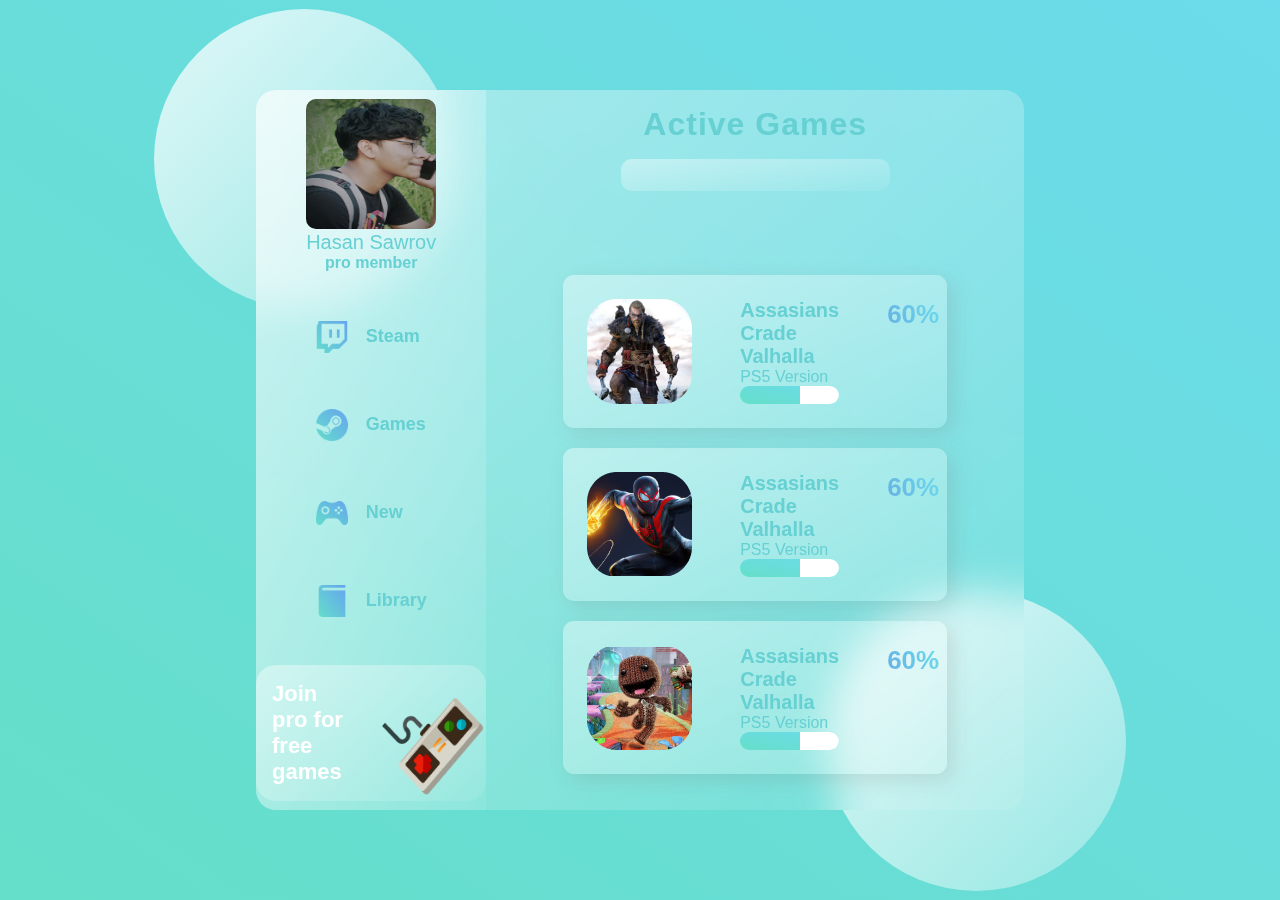
<file: glass website/index.html>
<!DOCTYPE html>
<html lang="en">

<head>
    <meta charset="UTF-8">
    <meta http-equiv="X-UA-Compatible" content="IE=edge">
    <meta name="viewport" content="width=device-width, initial-scale=1.0">
    <link rel="stylesheet" href="stylel.css">
    <title>glass website</title>
</head>

<body>
    <main>
        <div class="carcel1"></div>
        <div class="carcel2"></div>

        <section class="glass">
            <div class="dashbord">
                <div class="dashbord__user">
                    <img src="img/NIKON D53000770.jpg" alt="" class="dashboard__user-img">
                    <p class="dashboard__user-name">Hasan Sawrov</p>
                    <p class="dashboard__user-text">pro member</p>
                </div>
                <div class="dashbord__link">
                    <aside class="dashbord__link-items">
                        <img class="dashbord__link-img" src="img/twitch.png" alt="">
                        <p class="dashbord__link-text">Steam</p>
                    </aside>
                    <aside class="dashbord__link-items">
                        <img class="dashbord__link-img" src="img/steam.png" alt="">
                        <p class="dashbord__link-text">Games</p>
                    </aside>
                    <aside class="dashbord__link-items">
                        <img class="dashbord__link-img" src="img/upcoming.png" alt="">
                        <p class="dashbord__link-text">New</p>
                    </aside>
                    <aside class="dashbord__link-items">
                        <img class="dashbord__link-img" src="img/library.png" alt="">
                        <p class="dashbord__link-text">Library</p>
                    </aside>
                </div>

                <div class="dashbord__pro">
                    <p class="dashbord__pro-text">Join pro for free games</p>
                    <img class="dashbord__pro-img" src="img/controller.png" alt="">
                </div>
            </div>
            <div class="games">
                <div class="games__status">
                    <h1  class="games__status-heading">Active Games</h1>
                    <input class="games__status-search" type="text">
                </div>
                <div class="games__card">
                    <div class="games__card-item">
                        <img src="img/assassins.png" alt="" class="games__card-img">
                        <div class="games__card-info">
                            <h2 class="games__card-title">Assasians Crade Valhalla</h2>
                            <p class="games__card-text">PS5 Version</p>
                            <div class="games__card-progress"></div>
                        </div>
                        <h2 class="games__card-parcentage">60%</h2>
                    </div>
                    <div class="games__card-item">
                        <img src="img/spiderman.png" alt="" class="games__card-img">
                        <div class="games__card-info">
                            <h2 class="games__card-title">Assasians Crade Valhalla</h2>
                            <p class="games__card-text">PS5 Version</p>
                            <div class="games__card-progress"></div>
                        </div>
                        <h2 class="games__card-parcentage">60%</h2>
                    </div>
                    <div class="games__card-item">
                        <img src="img/sackboy.png" alt="" class="games__card-img">
                        <div class="games__card-info">
                            <h2 class="games__card-title">Assasians Crade Valhalla</h2>
                            <p class="games__card-text">PS5 Version</p>
                            <div class="games__card-progress"></div>
                        </div>
                        <h2 class="games__card-parcentage">60%</h2>
                    </div>
                </div>
            </div>
        </section>
    </main>
</body>

</html>
</file>
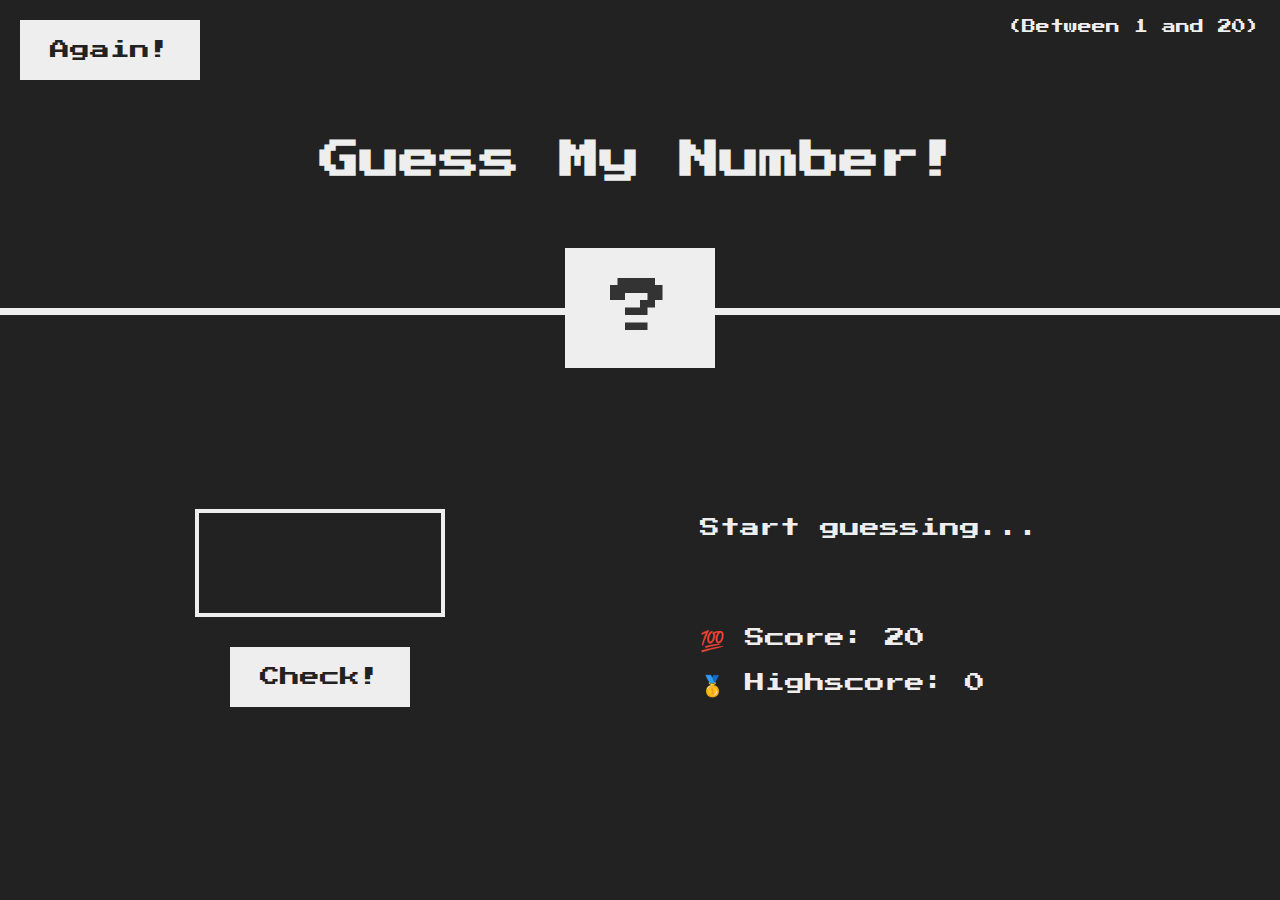
<file: guess-my-number-game/index.html>
<!DOCTYPE html>
<html lang="en">
  <head>
    <meta charset="UTF-8" />
    <meta name="viewport" content="width=device-width, initial-scale=1.0" />
    <meta http-equiv="X-UA-Compatible" content="ie=edge" />
    <link rel="stylesheet" href="style.css" />
    <title>Guess My Number!</title>
  </head>
  <body>
    <header>
      <h1>Guess My Number!</h1>
      <p class="between">(Between 1 and 20)</p>
      <button class="btn again">Again!</button>
      <div class="number">?</div>
    </header>
    <main>
      <section class="left">
        <input type="number" class="guess" />
        <button class="btn check">Check!</button>
      </section>
      <section class="right">
        <p class="message">Start guessing...</p>
        <p class="label-score">💯 Score: <span class="score">20</span></p>
        <p class="label-highscore">
          🥇 Highscore: <span class="highscore">0</span>
        </p>
      </section>
    </main>
    <script src="script.js"></script>
  </body>
</html>
</file>
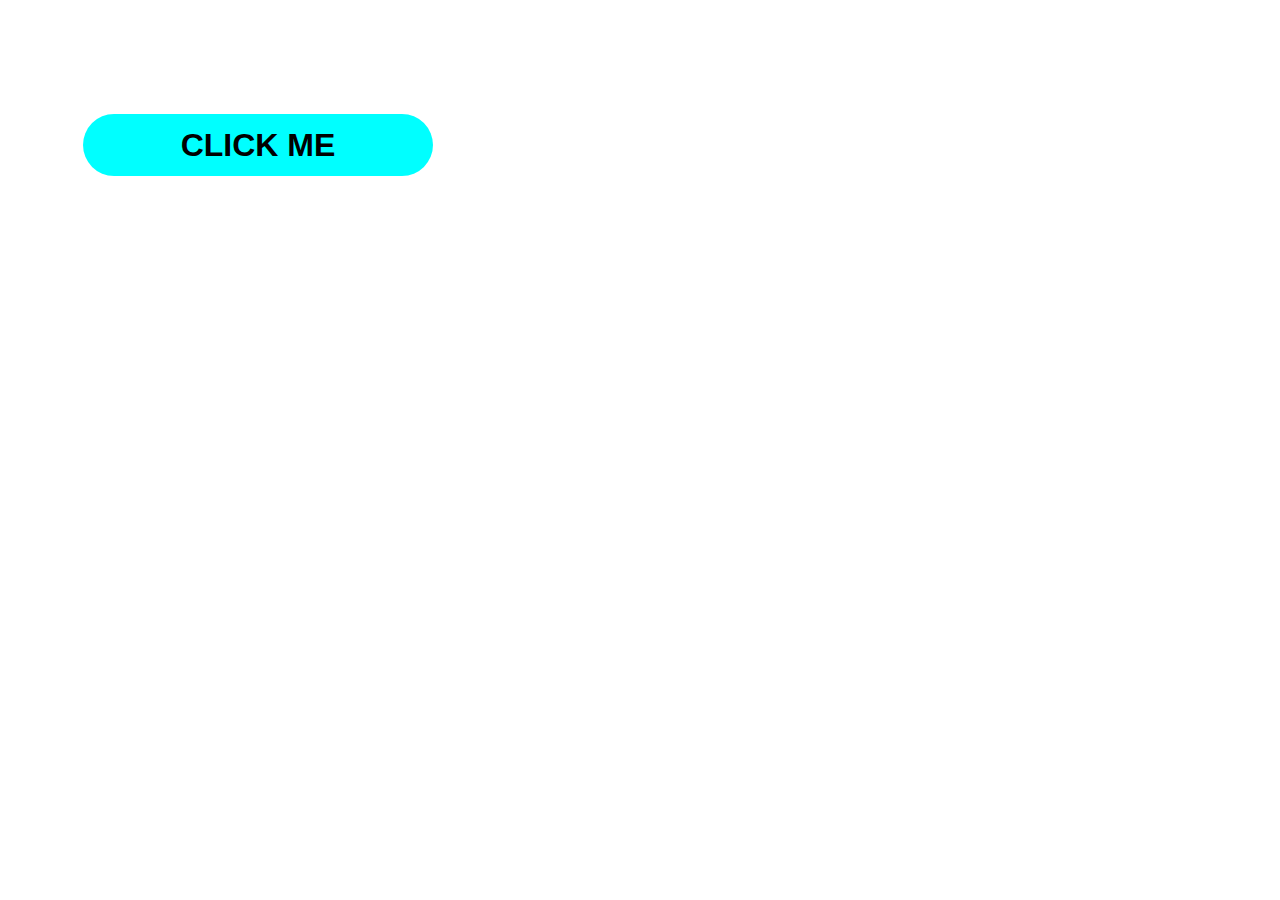
<file: hover project/index.html>
<!DOCTYPE html>
<html lang="en">

<head>
    <meta charset="UTF-8">
    <meta http-equiv="X-UA-Compatible" content="IE=edge">
    <meta name="viewport" content="width=device-width, initial-scale=1.0">
    <title>hover project</title>
    <link rel="stylesheet" href="style.css">
</head>

<body>
    <div class="container">
        <button class="button" onclick="hasan ()">click me</button>
        <!-- <script>
            function hasan () {
                alert ('you can see a beautifull effect')
            }
        </script> -->
    </div>
</body>

</html>
</file>
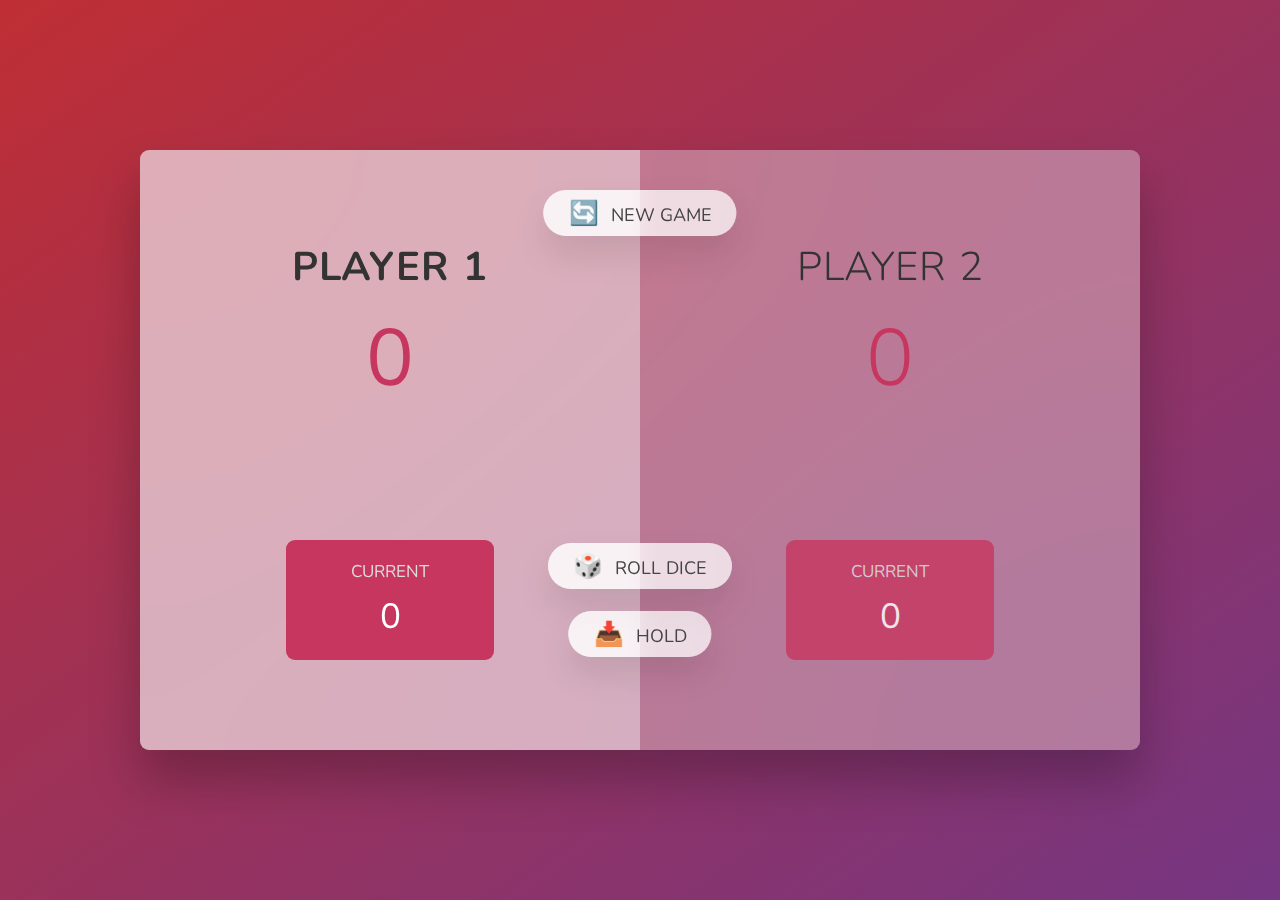
<file: lodo_pig_game/index.html>
<!DOCTYPE html>
<html lang="en">
  <head>
    <meta charset="UTF-8" />
    <meta name="viewport" content="width=device-width, initial-scale=1.0" />
    <meta http-equiv="X-UA-Compatible" content="ie=edge" />
    <link rel="stylesheet" href="style.css" />
    <title>Lodo Game || sawrov420</title>
  </head>
  <body>
    <main>
      <section class="player player--0 player--active">
        <h2 class="name" id="name--0">Player 1</h2>
        <p class="score" id="score--0">43</p>
        <div class="current">
          <p class="current-label">Current</p>
          <p class="current-score" id="current--0">0</p>
        </div>
      </section>
      <section class="player player--1 ">
        <h2 class="name" id="name--1">Player 2</h2>
        <p class="score" id="score--1">24</p>
        <div class="current">
          <p class="current-label">Current</p>
          <p class="current-score" id="current--1">0</p>
        </div>
      </section>

      <img src="dice-5.png" alt="Playing dice" class="dice " />
      <button class="btn btn--new">🔄 New game</button>
      <button class="btn btn--roll">🎲 Roll dice</button>
      <button class="btn btn--hold">📥 Hold</button>
    </main>
    <script src="script.js"></script>
  </body>
</html>
</file>
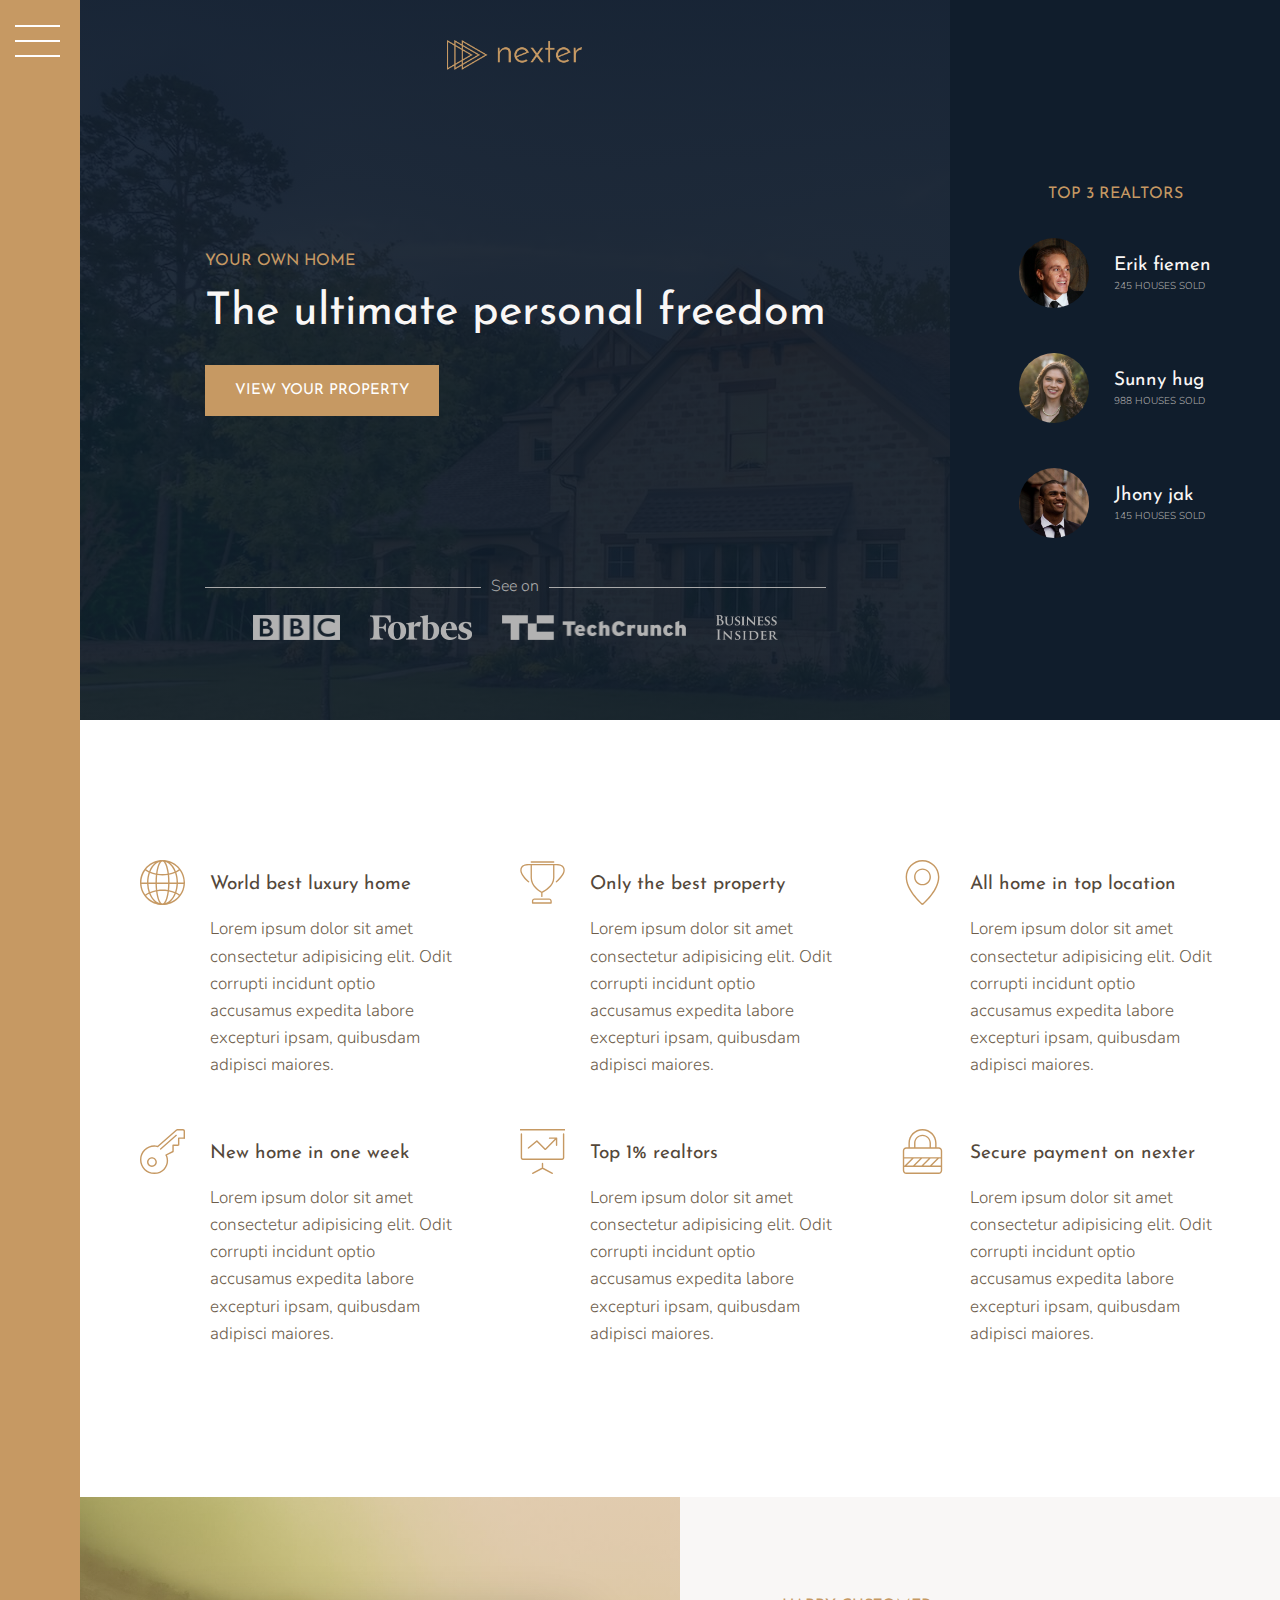
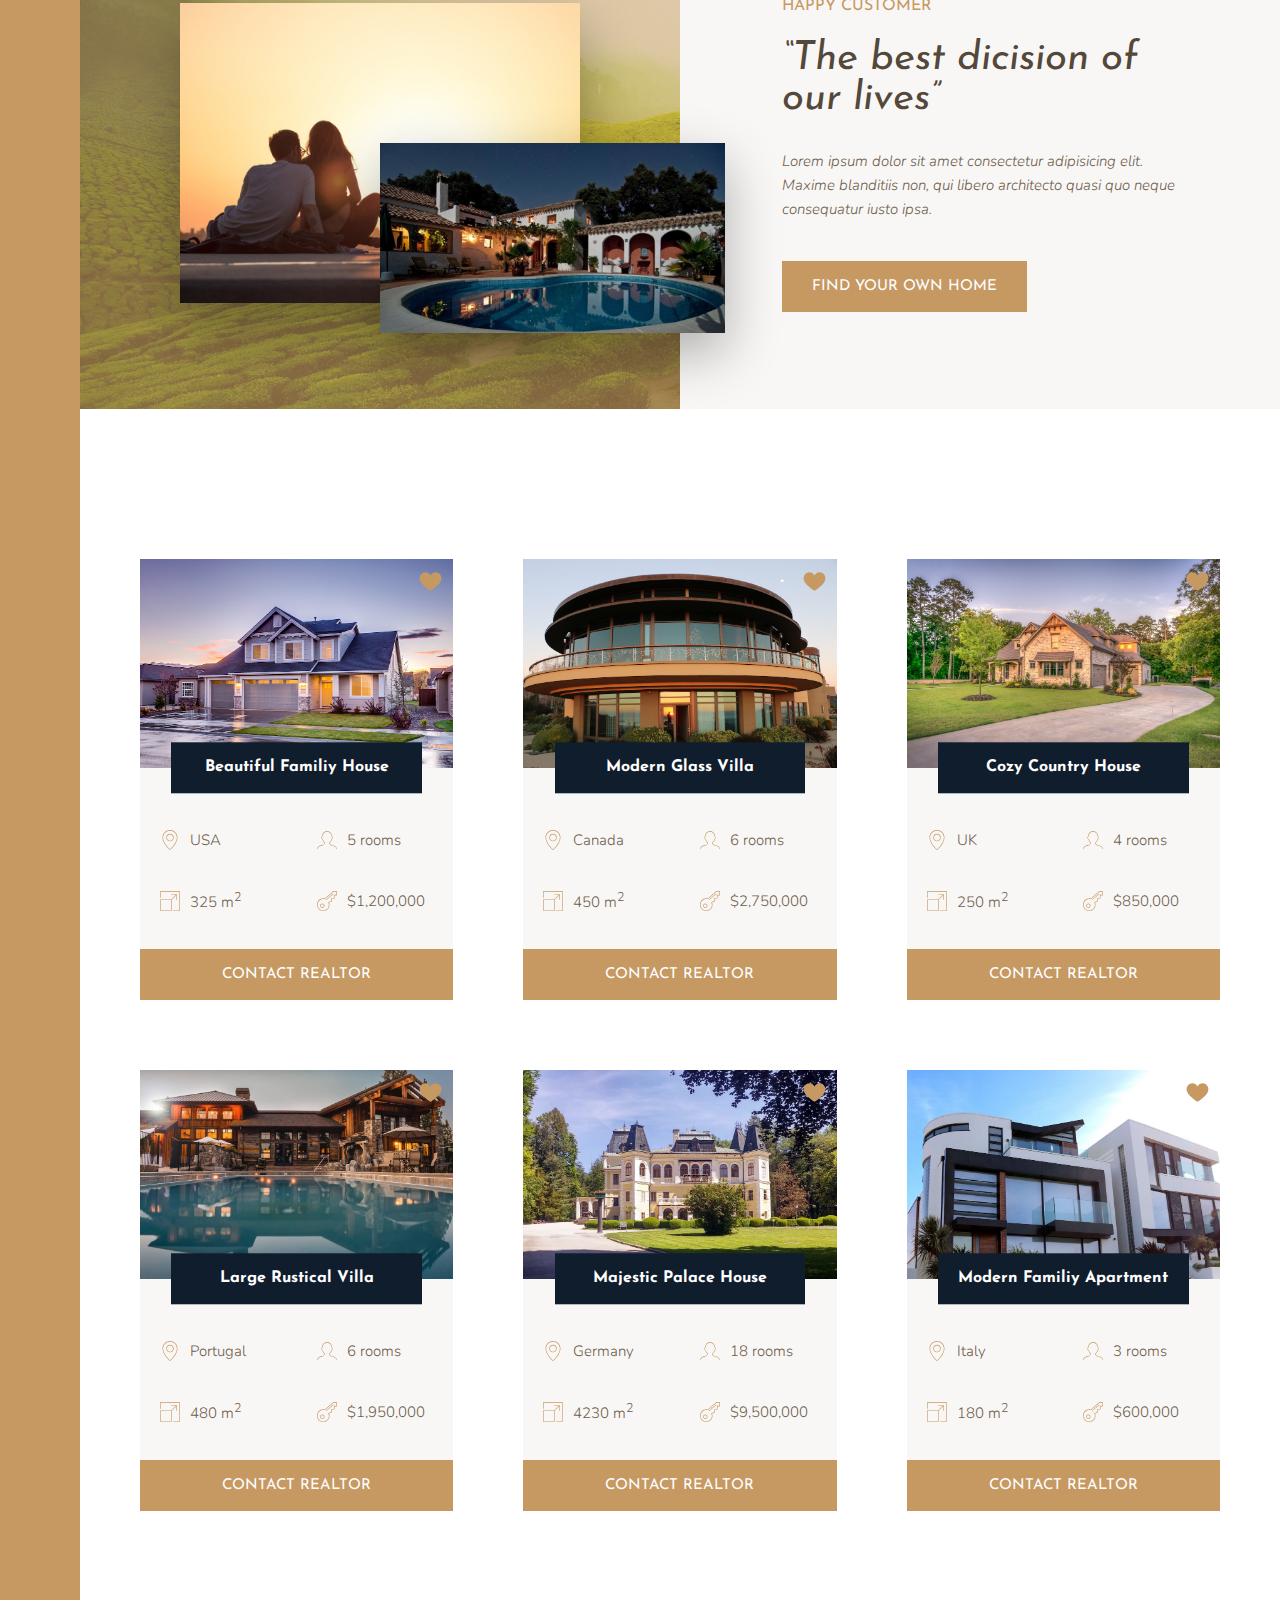
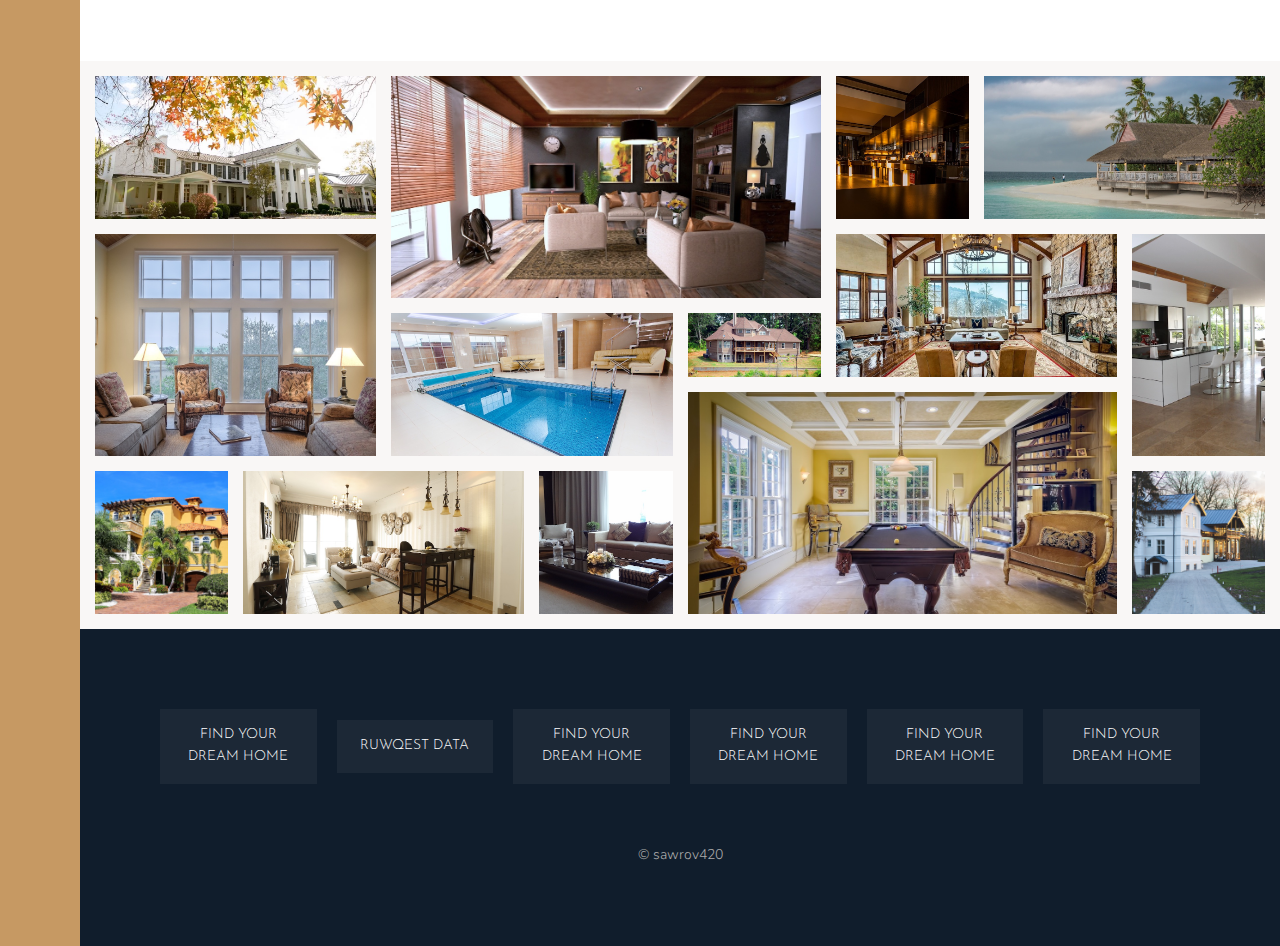
<file: nexter/index.html>
<!DOCTYPE html>
<html lang="en">

<head>
    <meta charset="UTF-8">
    <meta http-equiv="X-UA-Compatible" content="IE=edge">
    <meta name="viewport" content="width=device-width, initial-scale=1.0">

    <link href="https://fonts.googleapis.com/css?family=Josefin+Sans:300,400,400i|Nunito:300,300i" rel="stylesheet">

    <link rel="icon" href="img/favicon.png">

    <link rel="stylesheet" href="css/main.css">
    <title>nexter | project</title>
</head>

<body class="container">
    <div class="sidebar">
        <button class="nav-btn"></button>
    </div>

    <header class="header">
        <img src="img/logo.png" alt="" class="header__logo">
        <h3 class="heading-3">Your own home</h3>
        <h1 class="heading-1">The ultimate personal freedom</h1>
        <button class="btn header__btn">View your property</button>
        <div class="header__seenon-text">See on</div>
        <div class="header__seenon-logos">
            <img src="img/logo-bbc.png" alt="">
            <img src="img/logo-forbes.png" alt="">
            <img src="img/logo-techcrunch.png" alt="">
            <img src="img/logo-bi.png" alt="">
        </div>
    </header>
    <div class="realtors">
        <h3 class="heading-3">top 3 realtors</h3>
        <div class="realtors__list">
            <img src="img/realtor-1.jpeg" alt="" class="realtors__img">
            <div class="realtors__details">
                <h4 class="heading-4 heading-4--light">Erik fiemen</h4>
                <p class="realtors__sold">245 houses sold</p>
            </div>

            <img src="img/realtor-2.jpeg" alt="" class="realtors__img">
            <div class="realtors__details">
                <h4 class="heading-4 heading-4--light">Sunny hug</h4>
                <p class="realtors__sold">988 houses sold</p>
            </div>

            <img src="img/realtor-3.jpeg" alt="" class="realtors__img">
            <div class="realtors__details">
                <h4 class="heading-4 heading-4--light">Jhony jak</h4>
                <p class="realtors__sold">145 houses sold</p>
            </div>

        </div>
    </div>
    <section class="features">
        <div class="feature">
            <svg class="feature__icon">
                <use xlink:href="img/sprite.svg#icon-global"></use>
            </svg>
            <h4 class="heading-4 heading-4--dark">World best luxury home</h4>
            <p class="feature__text">Lorem ipsum dolor sit amet consectetur adipisicing elit. Odit corrupti incidunt
                optio accusamus expedita labore excepturi ipsam, quibusdam adipisci maiores.</p>
        </div>
        <div class="feature">
            <svg class="feature__icon">
                <use xlink:href="img/sprite.svg#icon-trophy"></use>
            </svg>
            <h4 class="heading-4 heading-4--dark">Only the best property</h4>
            <p class="feature__text">Lorem ipsum dolor sit amet consectetur adipisicing elit. Odit corrupti incidunt
                optio accusamus expedita labore excepturi ipsam, quibusdam adipisci maiores.</p>
        </div>
        <div class="feature">
            <svg class="feature__icon">
                <use xlink:href="img/sprite.svg#icon-map-pin"></use>
            </svg>
            <h4 class="heading-4 heading-4--dark">All home in top location</h4>
            <p class="feature__text">Lorem ipsum dolor sit amet consectetur adipisicing elit. Odit corrupti incidunt
                optio accusamus expedita labore excepturi ipsam, quibusdam adipisci maiores.</p>
        </div>
        <div class="feature">
            <svg class="feature__icon">
                <use xlink:href="img/sprite.svg#icon-key"></use>
            </svg>
            <h4 class="heading-4 heading-4--dark">New home in one week</h4>
            <p class="feature__text">Lorem ipsum dolor sit amet consectetur adipisicing elit. Odit corrupti incidunt
                optio accusamus expedita labore excepturi ipsam, quibusdam adipisci maiores.</p>
        </div>
        <div class="feature">
            <svg class="feature__icon">
                <use xlink:href="img/sprite.svg#icon-presentation"></use>
            </svg>
            <h4 class="heading-4 heading-4--dark">Top 1% realtors</h4>
            <p class="feature__text">Lorem ipsum dolor sit amet consectetur adipisicing elit. Odit corrupti incidunt
                optio accusamus expedita labore excepturi ipsam, quibusdam adipisci maiores.</p>
        </div>
        <div class="feature">
            <svg class="feature__icon">
                <use xlink:href="img/sprite.svg#icon-lock"></use>
            </svg>
            <h4 class="heading-4 heading-4--dark">Secure payment on nexter</h4>
            <p class="feature__text">Lorem ipsum dolor sit amet consectetur adipisicing elit. Odit corrupti incidunt
                optio accusamus expedita labore excepturi ipsam, quibusdam adipisci maiores.</p>
        </div>
    </section>
    <div class="story__pictures">
        <img src="img/story-1.jpeg" alt="" class="story__img-1">
        <img src="img/story-2.jpeg" alt="" class="story__img-2">
    </div>
    <div class="story__content">
        <h3 class="heading-3 mb-sm">Happy customer</h3>
        <h2 class="heading-2 heading-2--dark mb-md">&ldquo;The best dicision of our lives&rdquo;</h2>
        <p class="story__text">Lorem ipsum dolor sit amet consectetur adipisicing elit. Maxime blanditiis non, qui
            libero architecto quasi quo neque consequatur iusto ipsa.</p>
        <button class="btn">Find your own home</button>
    </div>
    <section class="homes">
        <div class="home">
            <img src="img/house-1.jpeg" alt="House 1" class="home__img">
            <svg class="home__like">
                <use xlink:href="img/sprite.svg#icon-heart-full"></use>
            </svg>
            <h5 class="home__name">Beautiful Familiy House</h5>
            <div class="home__location">
                <svg>
                    <use xlink:href="img/sprite.svg#icon-map-pin"></use>
                </svg>
                <p>USA</p>
            </div>
            <div class="home__rooms">
                <svg>
                    <use xlink:href="img/sprite.svg#icon-profile-male"></use>
                </svg>
                <p>5 rooms</p>
            </div>
            <div class="home__area">
                <svg>
                    <use xlink:href="img/sprite.svg#icon-expand"></use>
                </svg>
                <p>325 m<sup>2</sup></p>
            </div>
            <div class="home__price">
                <svg>
                    <use xlink:href="img/sprite.svg#icon-key"></use>
                </svg>
                <p>$1,200,000</p>
            </div>
            <button class="btn home__btn">Contact realtor</button>
        </div>


        <div class="home">
            <img src="img/house-2.jpeg" alt="House 2" class="home__img">
            <svg class="home__like">
                <use xlink:href="img/sprite.svg#icon-heart-full"></use>
            </svg>
            <h5 class="home__name">Modern Glass Villa</h5>
            <div class="home__location">
                <svg>
                    <use xlink:href="img/sprite.svg#icon-map-pin"></use>
                </svg>
                <p>Canada</p>
            </div>
            <div class="home__rooms">
                <svg>
                    <use xlink:href="img/sprite.svg#icon-profile-male"></use>
                </svg>
                <p>6 rooms</p>
            </div>
            <div class="home__area">
                <svg>
                    <use xlink:href="img/sprite.svg#icon-expand"></use>
                </svg>
                <p>450 m<sup>2</sup></p>
            </div>
            <div class="home__price">
                <svg>
                    <use xlink:href="img/sprite.svg#icon-key"></use>
                </svg>
                <p>$2,750,000</p>
            </div>
            <button class="btn home__btn">Contact realtor</button>
        </div>

        <div class="home">
            <img src="img/house-3.jpeg" alt="House 3" class="home__img">
            <svg class="home__like">
                <use xlink:href="img/sprite.svg#icon-heart-full"></use>
            </svg>
            <h5 class="home__name">Cozy Country House</h5>
            <div class="home__location">
                <svg>
                    <use xlink:href="img/sprite.svg#icon-map-pin"></use>
                </svg>
                <p>UK</p>
            </div>
            <div class="home__rooms">
                <svg>
                    <use xlink:href="img/sprite.svg#icon-profile-male"></use>
                </svg>
                <p>4 rooms</p>
            </div>
            <div class="home__area">
                <svg>
                    <use xlink:href="img/sprite.svg#icon-expand"></use>
                </svg>
                <p>250 m<sup>2</sup></p>
            </div>
            <div class="home__price">
                <svg>
                    <use xlink:href="img/sprite.svg#icon-key"></use>
                </svg>
                <p>$850,000</p>
            </div>
            <button class="btn home__btn">Contact realtor</button>
        </div>

        <div class="home">
            <img src="img/house-4.jpeg" alt="House 4" class="home__img">
            <svg class="home__like">
                <use xlink:href="img/sprite.svg#icon-heart-full"></use>
            </svg>
            <h5 class="home__name">Large Rustical Villa</h5>
            <div class="home__location">
                <svg>
                    <use xlink:href="img/sprite.svg#icon-map-pin"></use>
                </svg>
                <p>Portugal</p>
            </div>
            <div class="home__rooms">
                <svg>
                    <use xlink:href="img/sprite.svg#icon-profile-male"></use>
                </svg>
                <p>6 rooms</p>
            </div>
            <div class="home__area">
                <svg>
                    <use xlink:href="img/sprite.svg#icon-expand"></use>
                </svg>
                <p>480 m<sup>2</sup></p>
            </div>
            <div class="home__price">
                <svg>
                    <use xlink:href="img/sprite.svg#icon-key"></use>
                </svg>
                <p>$1,950,000</p>
            </div>
            <button class="btn home__btn">Contact realtor</button>
        </div>

        <div class="home">
            <img src="img/house-5.jpeg" alt="House 5" class="home__img">
            <svg class="home__like">
                <use xlink:href="img/sprite.svg#icon-heart-full"></use>
            </svg>
            <h5 class="home__name">Majestic Palace House</h5>
            <div class="home__location">
                <svg>
                    <use xlink:href="img/sprite.svg#icon-map-pin"></use>
                </svg>
                <p>Germany</p>
            </div>
            <div class="home__rooms">
                <svg>
                    <use xlink:href="img/sprite.svg#icon-profile-male"></use>
                </svg>
                <p>18 rooms</p>
            </div>
            <div class="home__area">
                <svg>
                    <use xlink:href="img/sprite.svg#icon-expand"></use>
                </svg>
                <p>4230 m<sup>2</sup></p>
            </div>
            <div class="home__price">
                <svg>
                    <use xlink:href="img/sprite.svg#icon-key"></use>
                </svg>
                <p>$9,500,000</p>
            </div>
            <button class="btn home__btn">Contact realtor</button>
        </div>

        <div class="home">
            <img src="img/house-6.jpeg" alt="House 6" class="home__img">
            <svg class="home__like">
                <use xlink:href="img/sprite.svg#icon-heart-full"></use>
            </svg>
            <h5 class="home__name">Modern Familiy Apartment</h5>
            <div class="home__location">
                <svg>
                    <use xlink:href="img/sprite.svg#icon-map-pin"></use>
                </svg>
                <p>Italy</p>
            </div>
            <div class="home__rooms">
                <svg>
                    <use xlink:href="img/sprite.svg#icon-profile-male"></use>
                </svg>
                <p>3 rooms</p>
            </div>
            <div class="home__area">
                <svg>
                    <use xlink:href="img/sprite.svg#icon-expand"></use>
                </svg>
                <p>180 m<sup>2</sup></p>
            </div>
            <div class="home__price">
                <svg>
                    <use xlink:href="img/sprite.svg#icon-key"></use>
                </svg>
                <p>$600,000</p>
            </div>
            <button class="btn home__btn">Contact realtor</button>
        </div>
    </section>

    <section class="gallery">

        <figure class="gallery__item gallery__item-1"><img src="img/gal-1.jpeg" alt="gallery image 1"
                class="gallery__img"></figure>
        <figure class="gallery__item gallery__item-2"><img src="img/gal-2.jpeg" alt="gallery image 2"
                class="gallery__img"></figure>
        <figure class="gallery__item gallery__item-3"><img src="img/gal-3.jpeg" alt="gallery image 3"
                class="gallery__img"></figure>
        <figure class="gallery__item gallery__item-4"><img src="img/gal-4.jpeg" alt="gallery image 4"
                class="gallery__img"></figure>
        <figure class="gallery__item gallery__item-5"><img src="img/gal-5.jpeg" alt="gallery image 5"
                class="gallery__img"></figure>
        <figure class="gallery__item gallery__item-6"><img src="img/gal-6.jpeg" alt="gallery image 6"
                class="gallery__img"></figure>
        <figure class="gallery__item gallery__item-7"><img src="img/gal-7.jpeg" alt="gallery image 7"
                class="gallery__img"></figure>
        <figure class="gallery__item gallery__item-8"><img src="img/gal-8.jpeg" alt="gallery image 8"
                class="gallery__img"></figure>
        <figure class="gallery__item gallery__item-9"><img src="img/gal-9.jpeg" alt="gallery image 9"
                class="gallery__img"></figure>
        <figure class="gallery__item gallery__item-10"><img src="img/gal-10.jpeg" alt="gallery image 10"
                class="gallery__img"></figure>
        <figure class="gallery__item gallery__item-11"><img src="img/gal-11.jpeg" alt="gallery image 11"
                class="gallery__img"></figure>
        <figure class="gallery__item gallery__item-12"><img src="img/gal-12.jpeg" alt="gallery image 12"
                class="gallery__img"></figure>
        <figure class="gallery__item gallery__item-13"><img src="img/gal-13.jpeg" alt="gallery image 13"
                class="gallery__img"></figure>
        <figure class="gallery__item gallery__item-14"><img src="img/gal-14.jpeg" alt="gallery image 14"
                class="gallery__img"></figure>
    </section>

    <footer class="footer">
        <ul class="nav">
            <li class="nav__item"><a href="#" class="nav__link">find your dream home</a></li>
            <li class="nav__item"><a href="#" class="nav__link">Ruwqest data
                </a></li>
            <li class="nav__item"><a href="#" class="nav__link">find your dream home</a></li>
            <li class="nav__item"><a href="#" class="nav__link">find your dream home</a></li>
            <li class="nav__item"><a href="#" class="nav__link">find your dream home</a></li>
            <li class="nav__item"><a href="#" class="nav__link">find your dream home</a></li>
        </ul>

        <p class="copyright">
            &copy; sawrov420
        </p>
    </footer>

</body>

</html>
</file>
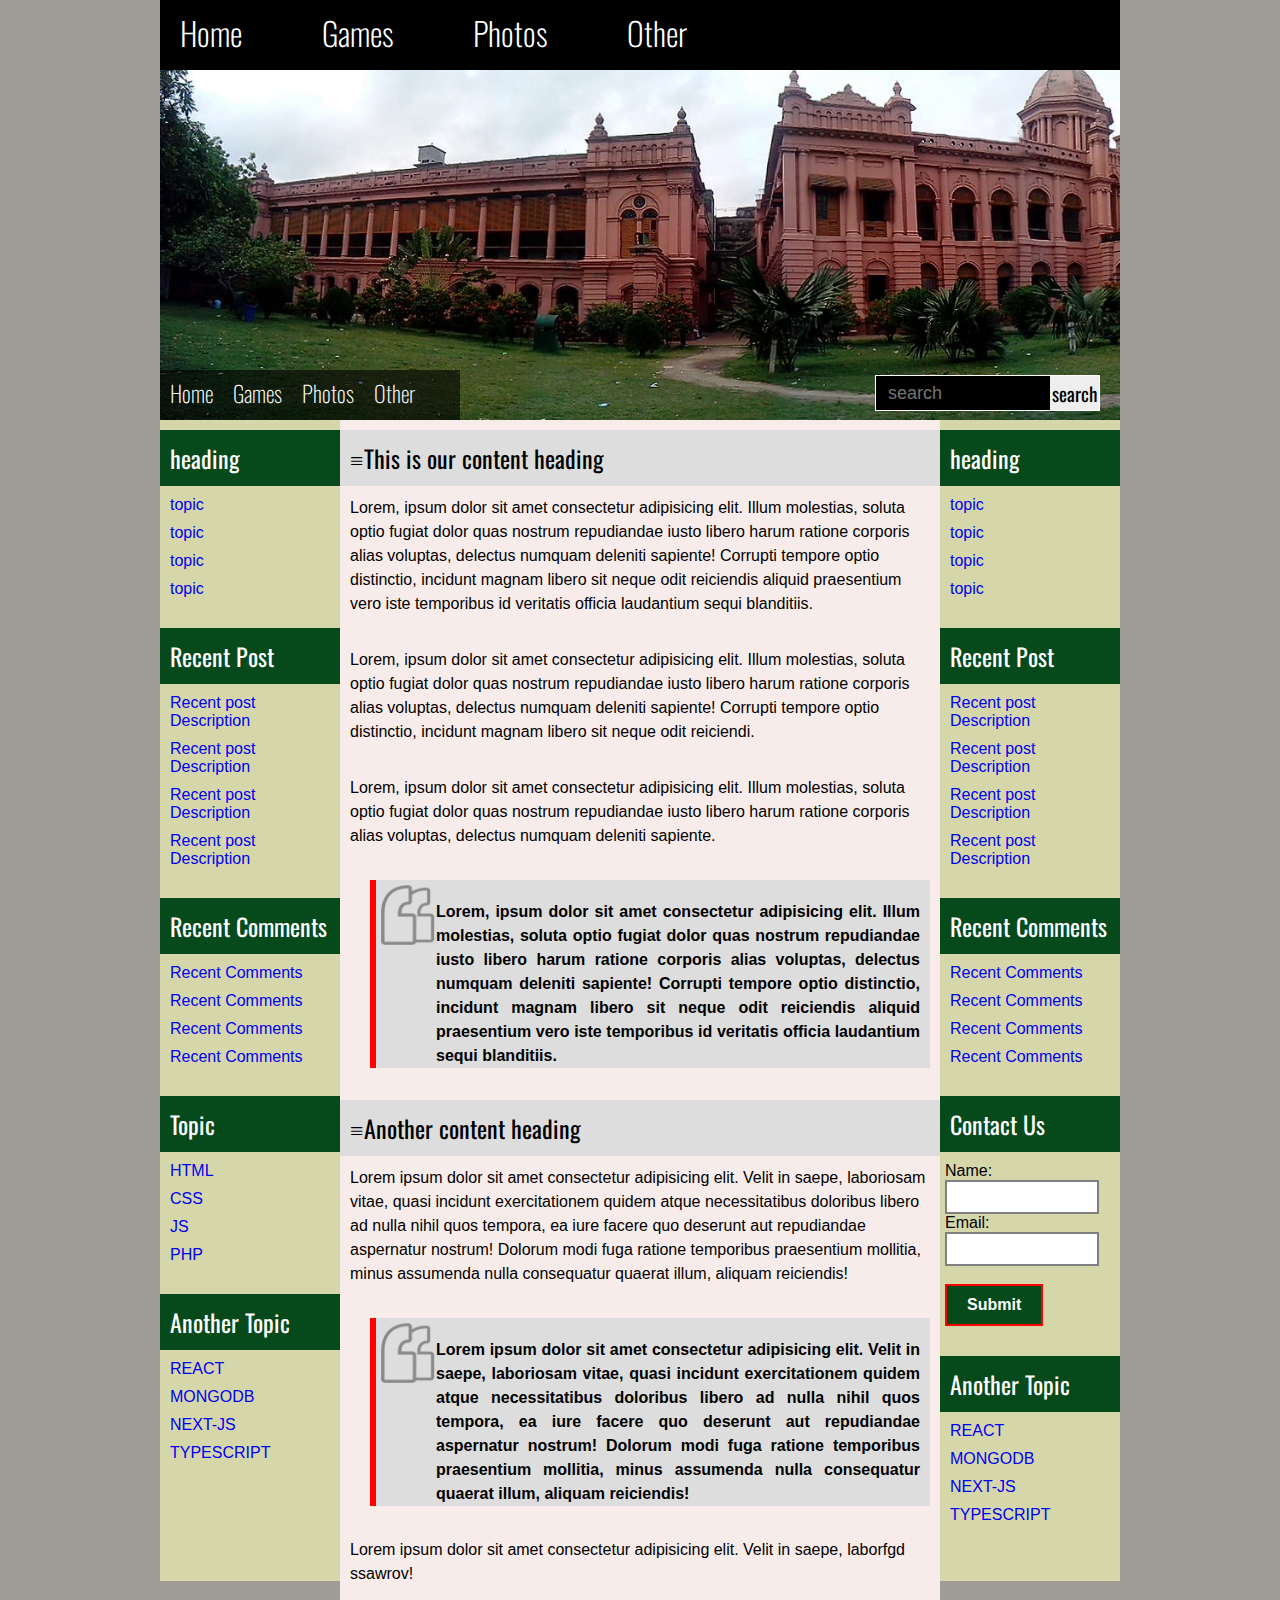
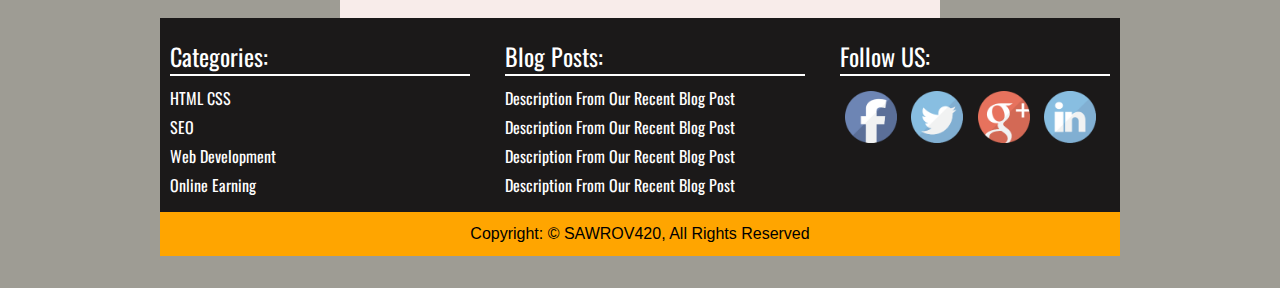
<file: project 2/index.html>
<!DOCTYPE html>
<html lang="en">
<head>
    <meta charset="UTF-8">
    <meta http-equiv="X-UA-Compatible" content="IE=edge">
    <meta name="viewport" content="width=device-width, initial-scale=1.0">
    <title>project2</title>
    <link rel="stylesheet" href="style.css">
</head>
<body>
    <div class="container_full">
        <div class="container">
            <header>
                <div class="menu">
                    <ul>
                        <li><a href="#">Home</a></li>
                        <li><a href="#">Games</a></li>
                        <li><a href="#">Photos</a></li>
                        <li><a href="#">Other</a></li>
                    </ul>
                </div>
            </header>
        </div>
    </div>
    
    <div class="fix container_full">
        <div class="fix container">
            <div class="undermenu-bg">
                <div class="menu2 floatleft">
                    <ul>
                        <li><a href="#">Home</a></li>
                        <li><a href="#">Games</a></li>
                        <li><a href="#">Photos</a></li>
                        <li><a href="#">Other</a></li>
                    </ul>
                </div>
                <div class="search-box floatright">
                    <input type="text" value="" placeholder="search">
                    <button onclick="hasan ()">search</button>
                    <script>
                        function hasan (){
                            alert("working on it. function will comming soon");
                        }
                    </script>
                </div>
            </div>
        </div>
    </div>
    
    <div class="container_full">
        <div class="container fix">
            <div id="content-wrapper">
                <div class="sidebar fix">
                    <aside class="only-aside1">
                        <h2>heading</h2>
                        <ul>
                            <li><a href="#">topic</a></li>
                            <li><a href="#">topic</a></li>
                            <li><a href="#">topic</a></li>
                            <li><a href="#">topic</a></li>
                        </ul>
                    </aside>
                    <aside class="only-aside1">
                        <h2>Recent Post</h2>
                        <ul>
                            <li><a href="#">Recent post Description</a></li>
                            <li><a href="#">Recent post Description</a></li>
                            <li><a href="#">Recent post Description</a></li>
                            <li><a href="#">Recent post Description</a></li>
                        </ul>
                    </aside>
                    <aside class="only-aside1">
                        <h2>Recent Comments</h2>
                        <ul>
                            <li><a href="#">Recent Comments</a></li>
                            <li><a href="#">Recent Comments</a></li>
                            <li><a href="#">Recent Comments</a></li>
                            <li><a href="#">Recent Comments</a></li>
                        </ul>
                    </aside>
                    <aside class="only-aside1">
                        <h2>Topic</h2>
                        <ul>
                            <li><a href="#">HTML</a></li>
                            <li><a href="#">CSS</a></li>
                            <li><a href="#">JS</a></li>
                            <li><a href="#">PHP</a></li>
                        </ul>
                    </aside>
                    <aside class="only-aside1 bg-fixer">
                        <h2>Another Topic</h2>
                        <ul>
                            <li><a href="#">REACT</a></li>
                            <li><a href="#">MONGODB</a></li>
                            <li><a href="#">NEXT-JS</a></li>
                            <li><a href="#">TYPESCRIPT</a></li>
                        </ul>
                    </aside>
                </div>
                <div class="articale">
                    <article class="articale-only">
                    <h2>&equiv;This is our content heading</h2>
                    <p>Lorem, ipsum dolor sit amet consectetur adipisicing elit. Illum molestias, soluta optio fugiat dolor quas nostrum repudiandae iusto libero harum ratione corporis alias voluptas, delectus numquam deleniti sapiente! Corrupti tempore optio distinctio, incidunt magnam libero sit neque odit reiciendis aliquid praesentium vero iste temporibus id veritatis officia laudantium sequi blanditiis.</p>
                    <p>Lorem, ipsum dolor sit amet consectetur adipisicing elit. Illum molestias, soluta optio fugiat dolor quas nostrum repudiandae iusto libero harum ratione corporis alias voluptas, delectus numquam deleniti sapiente! Corrupti tempore optio distinctio, incidunt magnam libero sit neque odit reiciendi.</p>
                    <p>Lorem, ipsum dolor sit amet consectetur adipisicing elit. Illum molestias, soluta optio fugiat dolor quas nostrum repudiandae iusto libero harum ratione corporis alias voluptas, delectus numquam deleniti sapiente.</p>
                    <blockquote>
                       <span></span>
                        <p>Lorem, ipsum dolor sit amet consectetur adipisicing elit. Illum molestias, soluta optio fugiat dolor quas nostrum repudiandae iusto libero harum ratione corporis alias voluptas, delectus numquam deleniti sapiente! Corrupti tempore optio distinctio, incidunt magnam libero sit neque odit reiciendis aliquid praesentium vero iste temporibus id veritatis officia laudantium sequi blanditiis.</p>
                    </blockquote>
                    <h2>&equiv;Another content heading</h2>
                    <p>Lorem ipsum dolor sit amet consectetur adipisicing elit. Velit in saepe, laboriosam vitae, quasi incidunt exercitationem quidem atque necessitatibus doloribus libero ad nulla nihil quos tempora, ea iure facere quo deserunt aut repudiandae aspernatur nostrum! Dolorum modi fuga ratione temporibus praesentium mollitia, minus assumenda nulla consequatur quaerat illum, aliquam reiciendis!</p>
                    <blockquote>
                         <p>Lorem ipsum dolor sit amet consectetur adipisicing elit. Velit in saepe, laboriosam vitae, quasi incidunt exercitationem quidem atque necessitatibus doloribus libero ad nulla nihil quos tempora, ea iure facere quo deserunt aut repudiandae aspernatur nostrum! Dolorum modi fuga ratione temporibus praesentium mollitia, minus assumenda nulla consequatur quaerat illum, aliquam reiciendis!</p>
                    </blockquote>
                   
                    <p>Lorem ipsum dolor sit amet consectetur adipisicing elit. Velit in saepe, laborfgd ssawrov!</p>
                    </article>
                </div>
                <div class="asidebar2 fix">
                    <aside class="only-aside1">
                    <h2>heading</h2>
                    <ul>
                        <li><a href="#">topic</a></li>
                        <li><a href="#">topic</a></li>
                        <li><a href="#">topic</a></li>
                        <li><a href="#">topic</a></li>
                    </ul>       
                    </aside>
                    <aside class="only-aside1">
                        <h2>Recent Post</h2>
                        <ul>
                            <li><a href="#">Recent post Description</a></li>
                            <li><a href="#">Recent post Description</a></li>
                            <li><a href="#">Recent post Description</a></li>
                            <li><a href="#">Recent post Description</a></li>
                        </ul>
                    </aside>
                    <aside class="only-aside1">
                        <h2>Recent Comments</h2>
                        <ul>
                            <li><a href="#">Recent Comments</a></li>
                            <li><a href="#">Recent Comments</a></li>
                            <li><a href="#">Recent Comments</a></li>
                            <li><a href="#">Recent Comments</a></li>
                        </ul>
                    </aside>
                    <aside class="only-aside1">
                        <h2>Contact Us</h2>
                        <div id="cotact">
                            <span>Name:</span><br>
                            <input type="text" placeholder=""><br>
                            <span>Email:</span>
                            <input type="email"><br><br>
                            <input type="submit">
                        </div>
                    </aside>
                    <aside class="only-aside1 bg-fixer2">
                        <h2>Another Topic</h2>
                        <ul>
                            <li><a href="#">REACT</a></li>
                            <li><a href="#">MONGODB</a></li>
                            <li><a href="#">NEXT-JS</a></li>
                            <li><a href="#">TYPESCRIPT</a></li>
                        </ul>
                    </aside>
                </div>
            </div>     
        </div>
    </div>

    <div class="container_full">
        <div class="container fix">
            <footer>
					<div class="fix footer_part">
						<div class="fix footer_left floatleft">
							<h2>Categories:</h2>
							<ul>
								<li><a href="#">HTML CSS</a></li>
								<li><a href="#">SEO</a></li>
								<li><a href="#">Web Development</a></li>
								<li><a href="#">Online Earning</a></li>		
							</ul>
						</div>
						<div class="fix footer_middle floatleft">
							<h2>Blog Posts:</h2>
							<ul>
								<li><a href="#">Description From Our Recent Blog Post</a></li>
								<li><a href="#">Description From Our Recent Blog Post</a></li>
								<li><a href="#">Description From Our Recent Blog Post</a></li>
								<li><a href="#">Description From Our Recent Blog Post</a></li>		
							</ul>							
						</div>
						<div class="fix footer_right floatleft">
							<h2>Follow US:</h2>
							<ul>
								<li><a href="https://www.facebook.com/HaSaN.SaWrOv/" target="blank"><img src="img/fb.png" alt=""/></a></li>
								<li><a href="https://twitter.com/sawrov420" target="blank"><img src="img/tw.png" alt=""/></a></li>
								<li><a href="#"><img src="img/gplus.png" alt=""/></a></li>
								<li><a href="#"><img src="img/ldin.png" alt=""/></a></li>		
							</ul>						
						</div>
					</div>
				<p class="copysec">Copyright: &copy; SAWROV420, All Rights Reserved<p>
            </footer>
        </div>
    </div>

<!--
    <div class="container_full">
        <div class="container fix">

        </div>
    </div>

-->
    
</body>
</html>
</file>
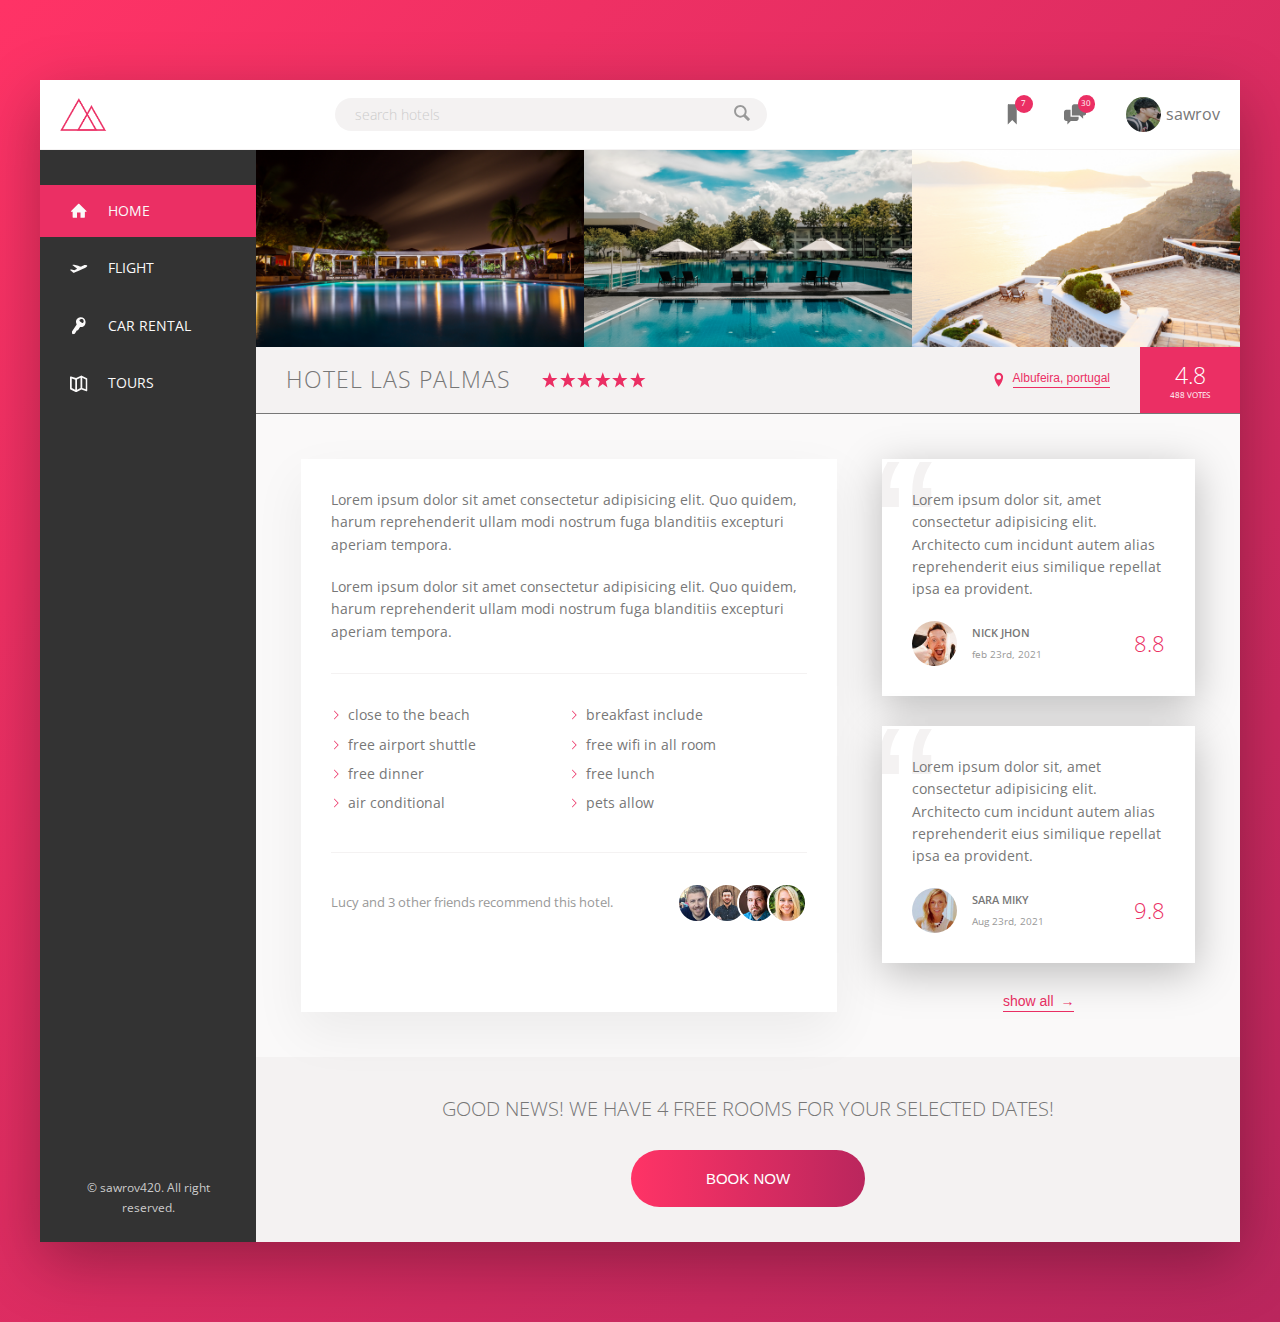
<file: trillo project/index.html>
<!DOCTYPE html>
<html lang="en">

<head>
    <meta charset="UTF-8">
    <meta http-equiv="X-UA-Compatible" content="IE=edge">
    <meta name="viewport" content="width=device-width, initial-scale=1.0">

    <link href="https://fonts.googleapis.com/css2?family=Open+Sans:wght@300;400;600&display=swap" rel="stylesheet">
    <link rel="icon" href="img/favicon.png" type="img/favicon.png">
    <link rel="stylesheet" href="css/main.css">

    <title>trillo project &mdash; Your all in one booking app</title>
</head>

<body>
    <div class="container">
        <header class="header">
            <img src="img/logo.png" alt="" class="logo">
            <form class="search" action="#">
                <input class="search__input" type="search" placeholder="search hotels">
                <button class="search__btn">
                    <svg class="search__icon">
                        <use xlink:href="img/sprite.svg#icon-magnifying-glass"></use>
                    </svg>
                </button>
            </form>
            <nav class="user-nav">
                <div class="user-nav__icon-box">
                    <svg class="user-nav__icon">
                        <use xlink:href="img/sprite.svg#icon-bookmark"></use>
                    </svg>
                    <span class="user-nav__notification">7</span>
                </div>
                <div class="user-nav__icon-box">
                    <svg class="user-nav__icon">
                        <use xlink:href="img/sprite.svg#icon-chat"></use>
                    </svg>
                    <span class="user-nav__notification">30</span>
                </div>

                <div class="user-nav__user">
                    <img src="img/sa.jpg" alt="" class="user-nav__user-photo">
                    <span class="user-nav__user-name">sawrov</span>
                </div>

            </nav>
        </header>
        <div class="content">
            <nav class="sidebar">
                <ul class="side-nav">
                    <li class="side-nav__item side-nav__item--active">
                        <a href="#" class="side-nav__link">
                            <svg class="side-nav__icon">
                                <use xlink:href="img/sprite.svg#icon-home"></use>
                            </svg>
                            <span>Home</span>
                        </a>
                    </li>
                    <li class="side-nav__item">
                        <a href="#" class="side-nav__link">
                            <svg class="side-nav__icon">
                                <use xlink:href="img/sprite.svg#icon-aircraft-take-off"></use>
                            </svg>
                            <span>Flight</span>
                        </a>
                    </li>
                    <li class="side-nav__item">
                        <a href="#" class="side-nav__link">
                            <svg class="side-nav__icon">
                                <use xlink:href="img/sprite.svg#icon-key"></use>
                            </svg>
                            <span>Car rental</span>
                        </a>
                    </li>
                    <li class="side-nav__item">
                        <a href="#" class="side-nav__link">
                            <svg class="side-nav__icon">
                                <use xlink:href="img/sprite.svg#icon-map"></use>
                            </svg>
                            <span>Tours</span>
                        </a>
                    </li>
                </ul>

                <div class="legal">
                    &copy; sawrov420. All right reserved.
                </div>
            </nav>



            <main class="hotel-view">
                <div class="gallery">
                    <figure class="gallery__item">
                        <img src="img/hotel-1.jpg" alt="" class="gallery__photo">
                    </figure>
                    <figure class="gallery__item">
                        <img src="img/hotel-2.jpg" alt="" class="gallery__photo">
                    </figure>
                    <figure class="gallery__item">
                        <img src="img/hotel-3.jpg" alt="" class="gallery__photo">
                    </figure>
                </div>

                <div class="overview">
                    <h1 class="overview__heading">
                        Hotel Las Palmas
                    </h1>
                    <div class="overview__star">
                        <svg class="overview__icon">
                            <use xlink:href="img/sprite.svg#icon-star"></use>
                        </svg>
                        <svg class="overview__icon">
                            <use xlink:href="img/sprite.svg#icon-star"></use>
                        </svg>
                        <svg class="overview__icon">
                            <use xlink:href="img/sprite.svg#icon-star"></use>
                        </svg>
                        <svg class="overview__icon">
                            <use xlink:href="img/sprite.svg#icon-star"></use>
                        </svg>
                        <svg class="overview__icon">
                            <use xlink:href="img/sprite.svg#icon-star"></use>
                        </svg>
                        <svg class="overview__icon">
                            <use xlink:href="img/sprite.svg#icon-star"></use>
                        </svg>
                    </div>

                    <div class="overview__location">
                        <svg class="overview__icon-location">
                            <use xlink:href="img/sprite.svg#icon-location-pin"></use>
                        </svg>
                        <button class="btn-inline">Albufeira, portugal</button>
                    </div>

                    <div class="overview__rating">
                        <div class="overview__rating-average">4.8</div>
                        <div class="overview__rating-count">488 votes</div>
                    </div>
                </div>

                <div class="detail">
                    <div class="description">
                        <p class="paragraph">Lorem ipsum dolor sit amet consectetur adipisicing elit. Quo quidem, harum reprehenderit ullam modi nostrum fuga blanditiis excepturi aperiam tempora.</p>
                        <p class="paragraph">Lorem ipsum dolor sit amet consectetur adipisicing elit. Quo quidem, harum reprehenderit ullam modi nostrum fuga blanditiis excepturi aperiam tempora.</p>

                        <ul class="list">
                            <li class="list__item">close to the beach</li>
                            <li class="list__item">breakfast include</li>
                            <li class="list__item">free airport shuttle</li>
                            <li class="list__item">free wifi in all room</li>
                            <li class="list__item">free dinner </li>
                            <li class="list__item">free lunch</li>
                            <li class="list__item">air conditional</li>
                            <li class="list__item">pets allow</li>
                        </ul>

                        <div class="recommend">
                            <p class="recommend__count">
                                Lucy and 3 other friends recommend this hotel.
                            </p>

                            <div class="recommend__friends">
                                <img src="img/user-3.jpg" alt="" class="recommend__photo">
                                <img src="img/user-4.jpg" alt="" class="recommend__photo">
                                <img src="img/user-5.jpg" alt="" class="recommend__photo">
                                <img src="img/user-6.jpg" alt="" class="recommend__photo">
                            </div>
                        </div>
                    </div>

                    <div class="user-reviews">
                        <figure class="review">
                            <blockquote class="review__text">
                                Lorem ipsum dolor sit, amet consectetur adipisicing elit. Architecto cum incidunt autem alias reprehenderit eius similique repellat ipsa ea provident.
                            </blockquote>
                            <figcaption class="review__user">
                                <img src="img/user-1.jpg" alt="" class="review__photo">

                                <div class="review__user-box">
                                    <p class="review__user-name">Nick jhon</p>
                                    <p class="review__user-date">feb 23rd, 2021</p>
                                </div>
                                <div class="review__rating">8.8</div>
                            </figcaption>
                        </figure>

                        <figure class="review">
                            <blockquote class="review__text">
                                Lorem ipsum dolor sit, amet consectetur adipisicing elit. Architecto cum incidunt autem alias reprehenderit eius similique repellat ipsa ea provident.
                            </blockquote>
                            <figcaption class="review__user">
                                <img src="img/user-2.jpg" alt="" class="review__photo">

                                <div class="review__user-box">
                                    <p class="review__user-name">sara miky</p>
                                    <p class="review__user-date">Aug 23rd, 2021</p>
                                </div>
                                <div class="review__rating">9.8</div>
                            </figcaption>
                        </figure>

                        <button class="btn-inline">show all <span>&rarr;</span>
                        </button>
                    </div>

                </div>

                <div class="cta">
                    <h2 class="cta__book-now">
                        Good news! We have 4 free rooms for your selected dates!
                    </h2>
                    <button class="btn">
                        <span class="btn__visible">
                            Book Now
                        </span>
                        <span class="btn__hidden">
                            only 4 rooms left
                        </span>
                        
                    </button>
                </div>

            </main>
        </div>
    </div>
</body>

</html>
</file>
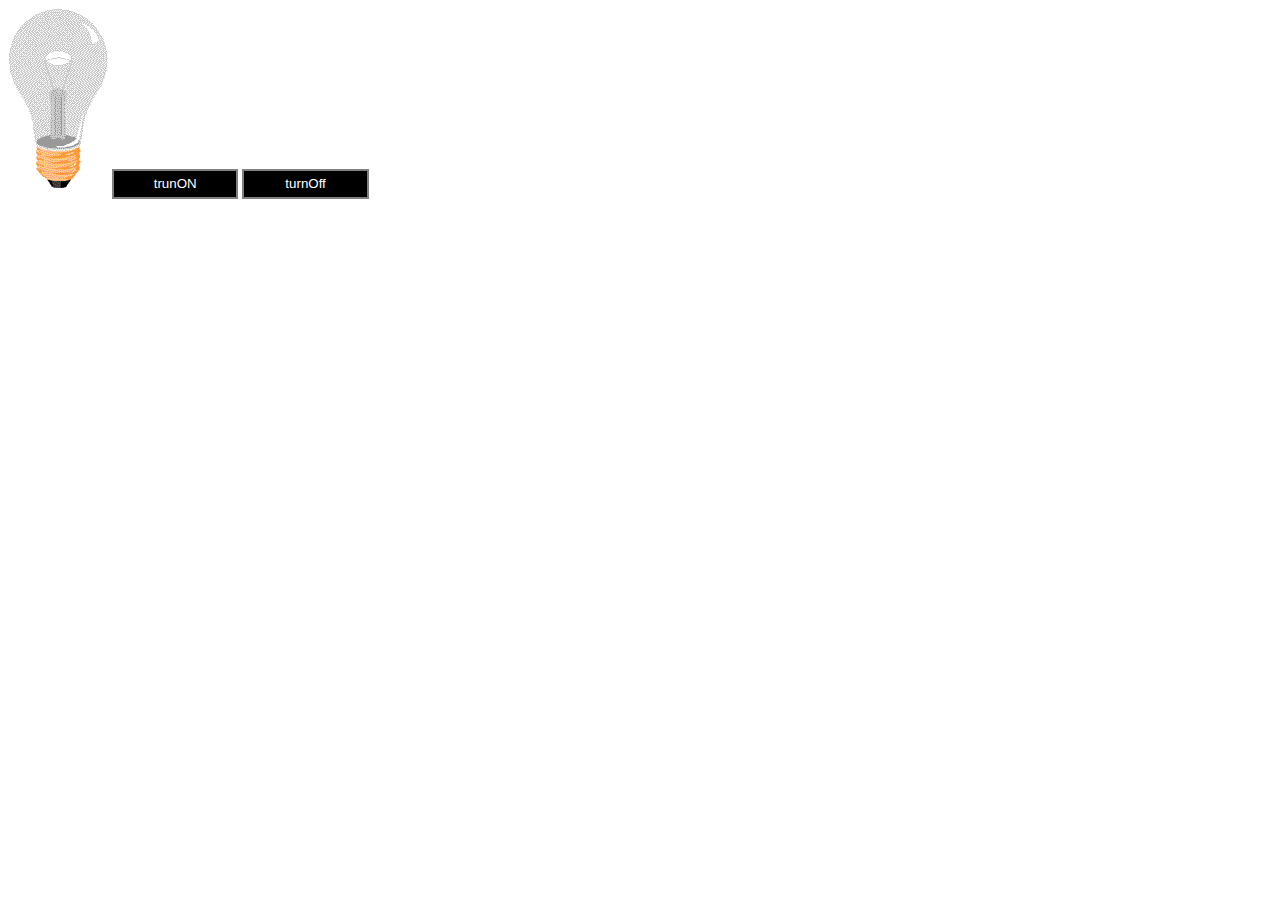
<file: js light on off project/project.html>
<!DOCTYPE html>
<html lang="en">
<head>
    <!--sawrov420-->
    <meta charset="UTF-8">
    <meta http-equiv="X-UA-Compatible" content="IE=edge">
    <meta name="viewport" content="width=device-width, initial-scale=1.0">
    <title>js project</title>
    <link rel="stylesheet" href="project.css">
</head>
<body>
    <img id="demo" src="img/pic_bulboff.gif" alt="">
    <script>
        
    </script>
    <button onclick="document.getElementById('demo').src ='img/pic_bulbon.gif';">trunON</button>
    <button onclick="document.getElementById('demo').src ='img/pic_bulboff.gif';">turnOff</button>
</body>
</html>
</file>
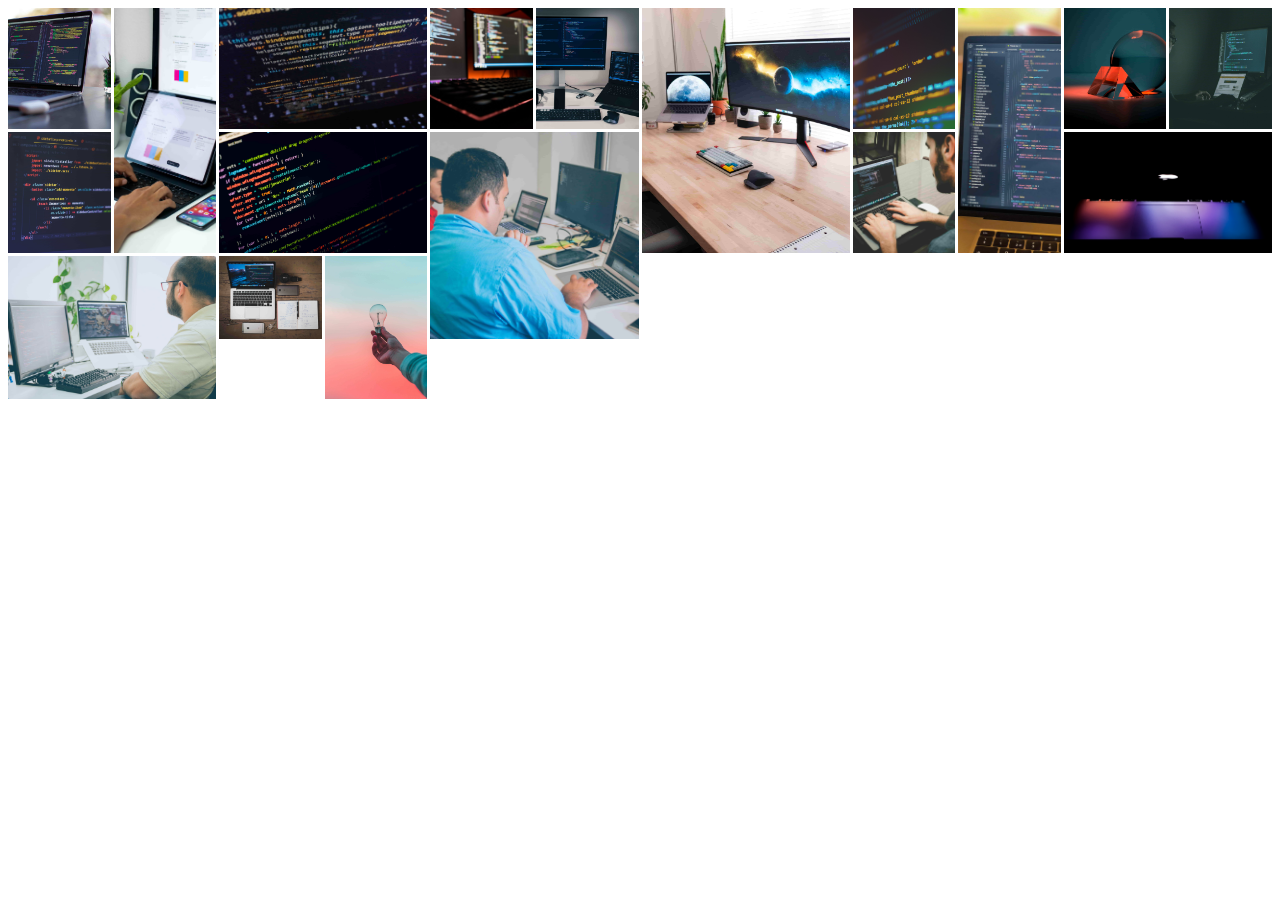
<file: pinterest project/project.html>
<!DOCTYPE html>
<html lang="en">

<head>
    <meta charset="UTF-8">
    <meta http-equiv="X-UA-Compatible" content="IE=edge">
    <meta name="viewport" content="width=device-width, initial-scale=1.0">
    <title>pinterest project</title>
    <link rel="stylesheet" href="project.css">
</head>

<body>
    <div class="container">
        <div><img src="img/normal1.jpg" alt=""></div>
        <div class="vertical"><img src="img/vertical1.jpg" alt=""></div>
        <div class="horizontal"><img src="img/horizontal1.jpg" alt=""></div>
        <div><img src="img/normal2.jpg" alt=""></div>
        <div><img src="img/normal3.jpg" alt=""></div>
        <div class="big"><img src="img/big1.jpg" alt=""></div>
        <div><img src="img/normal4.jpg" alt=""></div>
        <div class="vertical"><img src="img/vertical2.jpg" alt=""></div>
        <div><img src="img/normal5.jpg" alt=""></div>
        <div class="horizontal"><img src="img/horizontal2.jpg" alt=""></div>
        <div><img src="img/normal6.jpg" alt=""></div>
        <div class="big"><img src="img/big2.jpg" alt=""></div>
        <div><img src="img/normal7.jpg" alt=""></div>
        <div class="horizontal"><img src="img/horizontal3.jpg" alt=""></div>
        <div><img src="img/normal8.jpg" alt=""></div>
        <div class="big"><img src="img/big3.jpg" alt=""></div>
        <div><img src="img/normal9.jpg" alt=""></div>
        <div class="vertical"><img src="img/vertical3.jpg" alt=""></div>
    </div>
</body>

</html>
</file>
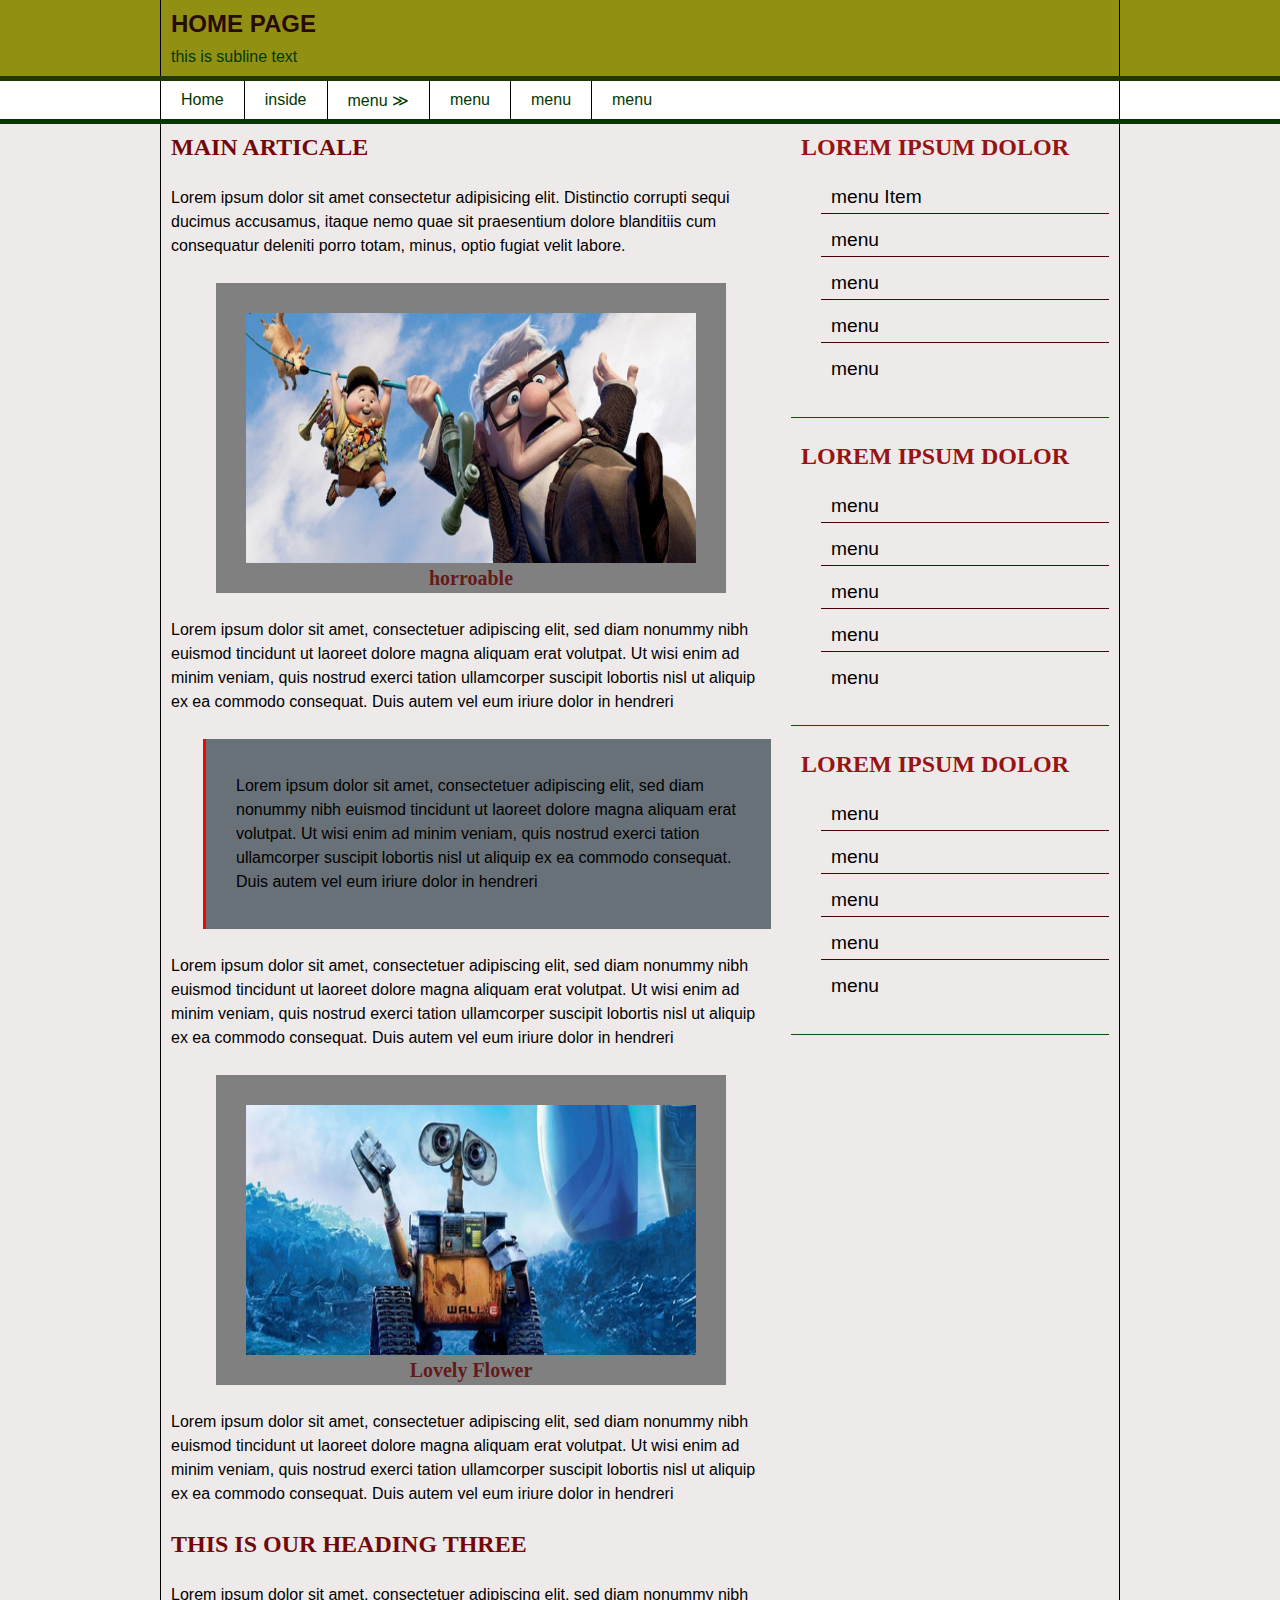
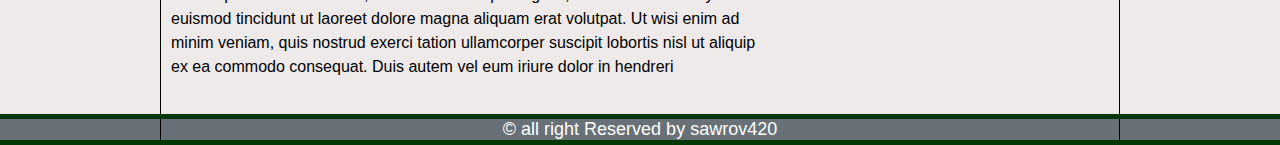
<file: website project/inside.html>
<!DOCTYPE html>
<html lang="en">
<head>
    <meta charset="UTF-8">
    <meta http-equiv="X-UA-Compatible" content="IE=edge">
    <meta name="viewport" content="width=device-width, initial-scale=1.0">
    <title>website project</title>

  
    <link rel="stylesheet" href="style.css">

    <link rel="icon" href="images/apple.png">
    <link rel="autoicon" href="images/apple.ico">
</head>
<body>
    <div class="main-wrapper header-bg">
        <div class="wrap">
            <header>
                <div id="header">
                    <h2>home page</h2>
                    <p>this is subline text</p>
                </div>
            </header>

        </div>
    </div>

    <div class="main-wrapper nav-bg">
        <div class="wrap">
            <nav>
                <div id="navbar">
                    <ul>
                        <li><a href="index.html">Home</a></li>
                        <li><a href="#">inside</a></li>
                        <li><a href="#">menu  &#8811;</a>
                            <ul>
                                <li><a href="#">Dropdown</a></li>
                                <li><a href="#">Dropdown</a></li>
                                <li><a href="#">Dropdown&#8811;</a>
                                    <ul>
                                        <li><a href="#">subdrop</a></li>
                                        <li><a href="#">subdrop</a></li>
                                        <li><a href="#">subdrop</a></li>
                                    </ul>
                                </li>
                                <li><a href="#">Dropdown</a></li>
                            </ul>
                        </li>
                        <li><a href="#">menu</a></li>
                        <li><a href="#">menu</a></li>
                        <li><a href="#">menu</a></li>
                    </ul>
                </div>
            </nav>

        </div>
    </div>

    
    <div class="main-wrapper articale-bg">
        <div class="wrap">
            <div id="artical-wrapper">
                <div id="ony-artical">
                    <article>
                            <h2>main articale</h2>
                            <p>Lorem ipsum dolor sit amet consectetur adipisicing elit. Distinctio corrupti sequi ducimus accusamus, itaque nemo quae sit praesentium dolore blanditiis cum consequatur deleniti porro totam, minus, optio fugiat velit labore.</p>
                            <figure>
                                <img src="images/up.jpg" alt="">
                                <figcaption>horroable</figcaption>
                            </figure>
                            <p>Lorem ipsum dolor sit amet, consectetuer adipiscing elit, sed diam nonummy nibh euismod tincidunt ut laoreet dolore magna aliquam erat volutpat. Ut wisi enim ad minim veniam, quis nostrud exerci tation ullamcorper suscipit lobortis nisl ut aliquip ex ea commodo consequat. Duis autem vel eum iriure dolor in hendreri</p>
						
						<blockquote>
						<p>Lorem ipsum dolor sit amet, consectetuer adipiscing elit, sed diam nonummy nibh euismod tincidunt ut laoreet dolore magna aliquam erat volutpat. Ut wisi enim ad minim veniam, quis nostrud exerci tation ullamcorper suscipit lobortis nisl ut aliquip ex ea commodo consequat. Duis autem vel eum iriure dolor in hendreri</p>
						</blockquote>
						
						<p>Lorem ipsum dolor sit amet, consectetuer adipiscing elit, sed diam nonummy nibh euismod tincidunt ut laoreet dolore magna aliquam erat volutpat. Ut wisi enim ad minim veniam, quis nostrud exerci tation ullamcorper suscipit lobortis nisl ut aliquip ex ea commodo consequat. Duis autem vel eum iriure dolor in hendreri</p>
						
						
						<figure>
							<img src="images/walle.jpg" alt="Nature" />
							<figcaption>Lovely Flower</figcaption>
						</figure>						
						<p>Lorem ipsum dolor sit amet, consectetuer adipiscing elit, sed diam nonummy nibh euismod tincidunt ut laoreet dolore magna aliquam erat volutpat. Ut wisi enim ad minim veniam, quis nostrud exerci tation ullamcorper suscipit lobortis nisl ut aliquip ex ea commodo consequat. Duis autem vel eum iriure dolor in hendreri</p>
						
						<h2>This is our heading three</h2>
						<p>Lorem ipsum dolor sit amet, consectetuer adipiscing elit, sed diam nonummy nibh euismod tincidunt ut laoreet dolore magna aliquam erat volutpat. Ut wisi enim ad minim veniam, quis nostrud exerci tation ullamcorper suscipit lobortis nisl ut aliquip ex ea commodo consequat. Duis autem vel eum iriure dolor in hendreri</p>
                    </article>  
                </div>
                <div id="aside-bar">
                    <aside id="only-sidebar">
                        <h2>Lorem ipsum dolor</h2>
                        <ul>
                            <li><a href="#">menu Item</a></li>
                            <li><a href="#">menu</a></li>
                            <li><a href="#">menu</a></li>
                            <li><a href="#">menu</a></li>
                            <li><a href="#">menu</a></li>
                        </ul>
                    </aside>    
                    <aside id="only-sidebar">
                        <h2>Lorem ipsum dolor</h2>
                        <ul>
                            <li><a href="#">menu</a></li>
                            <li><a href="#">menu</a></li>
                            <li><a href="#">menu</a></li>
                            <li><a href="#">menu</a></li>
                            <li><a href="#">menu</a></li>
                        </ul>
                    </aside>    
                    <aside id="only-sidebar">
                        <h2>Lorem ipsum dolor</h2>
                        <ul>
                            <li><a href="#">menu</a></li>
                            <li><a href="#">menu</a></li>
                            <li><a href="#">menu</a></li>
                            <li><a href="#">menu</a></li>
                            <li><a href="#">menu</a></li>
                        </ul>
                    </aside>    
                </div>
               
            </div>
        </div>
    </div>

    <div class="main-wrapper footer-bg">
        <div class="wrap">
            <footer>
                <div id="foot">
                    <p>&copy; all right Reserved by sawrov420</p>
                </div>
            </footer>
        </div>
    </div>

    <script type="text/javascript" src="js/jquery-1.9.0.min.js"></script>
    <script type="text/javascript" src="js/jquery.nivo.slider.js"></script>
    <script type="text/javascript">
    $(window).load(function() {
        $('#slider').nivoSlider();
    });
    </script>

    
</body>
</html>
</file>
<file: glass website/stylel.css>
@import url(font/Oswald-VariableFont_wght.ttf);

* {
    margin: 0;
    padding: 0;
    box-sizing: border-box;
}

html {
    font-size: 62.5%;
}

body {
    font-family: 'Oswald', sans-serif;
    color: #66D0D3;
}

main {
    min-height: 100vh;
    width: 100%;
    background: linear-gradient(to right top, #65dfc9, #6cdbeb);
    display: flex;
    align-items: center;
    justify-content: center;
    position: relative;


}

.carcel1,
.carcel2 {
    height: 30rem;
    width: 30rem;
    border-radius: 50%;
    background: linear-gradient(to right bottom,
            rgba(255, 255, 255, 0.8),
            rgba(255, 255, 255, 0.3));
    position: absolute;

}

.carcel1 {
    top: 1%;
    left: 12%;
}

.carcel2 {
    bottom: 1%;
    right: 12%;

}

.glass {
    min-height: 80vh;
    width: 60%;
    background-color: #fff;
    background: linear-gradient(to right bottom,
            rgba(255, 255, 255, 0.425),
            rgba(255, 255, 255, 0.068));
    border-radius: 2rem;
    z-index: 9999;
    backdrop-filter: blur(2rem);
    display: grid;
    /* grid-template-columns: repeat(6, 1fr); */
    grid-template-columns: 1.5fr 3.5fr;

    overflow: hidden;




}

/* dashbord part */
.dashbord {

    display: flex;
    flex-direction: column;
    align-items: center;
    justify-content: space-evenly;
    text-align: center;
    background: linear-gradient(to right bottom,
            rgba(255, 255, 255, 0.425),
            rgba(255, 255, 255, 0.068));

}

.dashboard__user-name {
    font-size: 2rem;
    font-weight: 500;
}

.dashboard__user-text {
    font-size: 1.6rem;
    font-weight: 600;
}

.dashboard__user-img {
    height: 13rem;
    width: 13rem;

    border-radius: 10px;

}

.dashbord__link-items {
    display: flex;
    align-items: center;
    gap: 1.8rem;
    margin: 2.4rem 0;
    padding: 1.6rem 5rem;
}

.dashbord__link-img {
    height: 3.2rem;
}

.dashbord__link-text {
    font-size: 1.8rem;
    font-weight: 600;
}

.dashbord__pro {
    background: linear-gradient(to right bottom,
            rgba(255, 255, 255, 0.425),
            rgba(255, 255, 255, 0.068));
    ;
    border-radius: 2rem;
    display: flex;
    align-items: center;
    justify-content: space-between;
}

.dashbord__pro-text {
    font-size: 2.2rem;
    font-weight: 600;
    text-align: start;
    color: #fff;
    padding: 1.6rem;
}

.dashbord__pro-img {
    height: 12.8rem;
}

/* ******************** */


/* games part */
.games {
    display: flex;
    flex-direction: column;
    align-items: center;
    justify-content: space-evenly;


}

.games__status {
    width: 100%;
    display: flex;
    flex-direction: column;
    align-items: center;
    justify-content: center;
    gap: 1.6rem;
    margin-bottom: 4.8rem;
}

.games__status-heading {
    font-size: 3.2rem;
    letter-spacing: .1rem;


}

.games__status-search {
    outline: none;
    border: none;
    border-radius: 11px;
    width: 50%;
    height: 3.2rem;
    font-size: 1.8rem;
    padding: 1.6rem 1rem;
    vertical-align: center;
    font-family: inherit;
    color: #0a0909;
    background: linear-gradient(to right bottom,
            rgba(255, 255, 255, 0.425),
            rgba(255, 255, 255, 0.068));
    ;
}

.games__card-item {
    width: 30vw;
    display: flex;
    gap: 4.8rem;
    justify-content: space-between;
    /* align-items: center; */
    background: linear-gradient(to right bottom,
            rgba(255, 255, 255, 0.411),
            rgba(255, 255, 255, 0.171));
    ;
    margin: 2rem 0;
    padding: 2.4rem;
    border-radius: 11px;
    box-shadow: 6px 6px 20px rgba(122, 122, 122, 0.2);
}

.games__card-info {
    display: flex;
    flex-direction: column;
    justify-content: space-between;
}

.games__card-title {
    font-size: 2rem;
}

.games__card-text {
    font-size: 1.6rem;
    font-weight: 300;
}

.games__card-progress {
    width: 100%;
    height: 25%;
    background: linear-gradient(to right top,
            #65dfc9,
            #6cdbeb);
    border-radius: 11px;
    position: relative;
    overflow: hidden;
}

.games__card-progress::after {
    content: "";
    width: 100%;
    height: 100%;
    background-color: #fff;
    position: absolute;
    left: 60%;


}

.games__card-parcentage {
    font-size: 2.6rem;
    background: linear-gradient(to right top,
            #6596df,
            #6cdceb);
    -webkit-background-clip: text;
    -webkit-text-fill-color: transparent;
}

/* ******************* */
</file>
<file: guess-my-number-game/style.css>
@import url('https://fonts.googleapis.com/css?family=Press+Start+2P&display=swap');

* {
  margin: 0;
  padding: 0;
  box-sizing: inherit;
}

html {
  font-size: 62.5%;
  box-sizing: border-box;
}

body {
  font-family: 'Press Start 2P', sans-serif;
  color: #eee;
  background-color: #222;
  /* background-color: #60b347; */
}

/* LAYOUT */
header {
  position: relative;
  height: 35vh;
  border-bottom: 7px solid #eee;
}

main {
  height: 65vh;
  color: #eee;
  display: flex;
  align-items: center;
  justify-content: space-around;
}

.left {
  width: 52rem;
  display: flex;
  flex-direction: column;
  align-items: center;
}

.right {
  width: 52rem;
  font-size: 2rem;
}

/* ELEMENTS STYLE */
h1 {
  font-size: 4rem;
  text-align: center;
  position: absolute;
  width: 100%;
  top: 52%;
  left: 50%;
  transform: translate(-50%, -50%);
}

.number {
  background: #eee;
  color: #333;
  font-size: 6rem;
  width: 15rem;
  padding: 3rem 0rem;
  text-align: center;
  position: absolute;
  bottom: 0;
  left: 50%;
  transform: translate(-50%, 50%);
}

.between {
  font-size: 1.4rem;
  position: absolute;
  top: 2rem;
  right: 2rem;
}

.again {
  position: absolute;
  top: 2rem;
  left: 2rem;
}

.guess {
  background: none;
  border: 4px solid #eee;
  font-family: inherit;
  color: inherit;
  font-size: 5rem;
  padding: 2.5rem;
  width: 25rem;
  text-align: center;
  display: block;
  margin-bottom: 3rem;
}

.btn {
  border: none;
  background-color: #eee;
  color: #222;
  font-size: 2rem;
  font-family: inherit;
  padding: 2rem 3rem;
  cursor: pointer;
}

.btn:hover {
  background-color: #ccc;
}

.message {
  margin-bottom: 8rem;
  height: 3rem;
}

.label-score {
  margin-bottom: 2rem;
}
</file>
<file: hover project/style.css>
.container{
    display: grid;
    grid-template-columns:500px;
    grid-template-rows: 250px;
    margin: 20px auto;
    justify-items: center;
    align-items: center;

}
.button{
    width: 70%;
    height: 25%;
    font-size: 32px;
    font-family: sans-serif;
    font-weight: 600;
    background-color: aqua;
    border:none;
    text-transform: uppercase;
    border-radius: 2rem;
    transition: background-color 0.3s, box-shadow 0.2s ease;
}
.button:hover{
    cursor: pointer;
    box-shadow: 12px 18px 20px 0px gray ;
    color: rgb(23, 240, 240);
    background-color: rgb(48, 45, 45);
    
}
.button:active{
    cursor: pointer;
    box-shadow: 6px 9px 10px -4px gray;
    color: rgb(23, 240, 240);
    background-color: rgb(48, 45, 45);
    
}
</file>
<file: lodo_pig_game/style.css>
@import url('https://fonts.googleapis.com/css2?family=Nunito&display=swap');

* {
  margin: 0;
  padding: 0;
  box-sizing: inherit;
}

html {
  font-size: 62.5%;
  box-sizing: border-box;
}
@media(max-width:1200px){
  html{
    font-size: 50%;
  }
}
body {
  font-family: 'Nunito', sans-serif;
  font-weight: 400;
  height: 100vh;
  color: #333;
  background-image: linear-gradient(to top left, #753682 0%, #bf2e34 100%);
  display: flex;
  align-items: center;
  justify-content: center;
}

/* LAYOUT */
main {
  position: relative;
  width: 100rem;
  height: 60rem;
  background-color: rgba(255, 255, 255, 0.35);
  backdrop-filter: blur(200px);
  filter: blur();
  box-shadow: 0 3rem 5rem rgba(0, 0, 0, 0.25);
  border-radius: 9px;
  overflow: hidden;
  display: flex;
}

.player {
  flex: 50%;
  padding: 9rem;
  display: flex;
  flex-direction: column;
  align-items: center;
  transition: all 0.75s;
}

/* ELEMENTS */
.name {
  position: relative;
  font-size: 4rem;
  text-transform: uppercase;
  letter-spacing: 1px;
  word-spacing: 2px;
  font-weight: 300;
  margin-bottom: 1rem;
}

.score {
  font-size: 8rem;
  font-weight: 300;
  color: #c7365f;
  margin-bottom: auto;
}

.player--active {
  background-color: rgba(255, 255, 255, 0.4);
}
.player--active .name {
  font-weight: 700;
}
.player--active .score {
  font-weight: 400;
}

.player--active .current {
  opacity: 1;
}

.current {
  background-color: #c7365f;
  opacity: 0.8;
  border-radius: 9px;
  color: #fff;
  width: 65%;
  padding: 2rem;
  text-align: center;
  transition: all 0.75s;
}

.current-label {
  text-transform: uppercase;
  margin-bottom: 1rem;
  font-size: 1.7rem;
  color: #ddd;
}

.current-score {
  font-size: 3.5rem;
}

/* ABSOLUTE POSITIONED ELEMENTS */
.btn {
  position: absolute;
  left: 50%;
  transform: translateX(-50%);
  color: #444;
  background: none;
  border: none;
  font-family: inherit;
  font-size: 1.8rem;
  text-transform: uppercase;
  cursor: pointer;
  font-weight: 400;
  transition: all 0.2s;

  background-color: white;
  background-color: rgba(255, 255, 255, 0.6);
  backdrop-filter: blur(10px);

  padding: 0.7rem 2.5rem;
  border-radius: 50rem;
  box-shadow: 0 1.75rem 3.5rem rgba(0, 0, 0, 0.1);
}

.btn::first-letter {
  font-size: 2.4rem;
  display: inline-block;
  margin-right: 0.7rem;
}

.btn--new {
  top: 4rem;
}
.btn--roll {
  top: 39.3rem;
}
.btn--hold {
  top: 46.1rem;
}

.btn:active {
  transform: translate(-50%, 3px);
  box-shadow: 0 1rem 2rem rgba(0, 0, 0, 0.15);
}

.btn:focus {
  outline: none;
}

.dice {
  position: absolute;
  left: 50%;
  top: 16.5rem;
  transform: translateX(-50%);
  height: 10rem;
  box-shadow: 0 2rem 5rem rgba(0, 0, 0, 0.2);
}
.hidden{
  display: none;
}
.player--winner {
  background-color: #2f2f2f;
}

.player--winner .name {
  font-weight: 700;
  color: #c7365f;
}
</file>
<file: nexter/css/main.css>
*,
*::before,
*::after {
  margin: 0;
  padding: 0;
  -webkit-box-sizing: inherit;
          box-sizing: inherit;
}

html {
  -webkit-box-sizing: border-box;
          box-sizing: border-box;
  font-size: 62.5%;
}

@media (max-width: 75em) {
  html {
    font-size: 50%;
  }
}

body {
  font-family: "Nunito", sans-serif;
  color: #6D5D4B;
  font-weight: 300;
  line-height: 1.6;
}

.container {
  display: -ms-grid;
  display: grid;
  -ms-grid-rows: 80vh min-content 40vw (min-content)[3];
      grid-template-rows: 80vh -webkit-min-content 40vw repeat(3, -webkit-min-content);
      grid-template-rows: 80vh min-content 40vw repeat(3, min-content);
  -ms-grid-columns: [sidebar-start] 8rem [sidebar-end full-start] minmax(6rem, 1fr) [center-start] ([col-start] minmax(min-content, 14rem) [col-end])[8] [center-end] minmax(6rem, 1fr) [full-end];
      grid-template-columns: [sidebar-start] 8rem [sidebar-end full-start] minmax(6rem, 1fr) [center-start] repeat(8, [col-start] minmax(-webkit-min-content, 14rem) [col-end]) [center-end] minmax(6rem, 1fr) [full-end];
      grid-template-columns: [sidebar-start] 8rem [sidebar-end full-start] minmax(6rem, 1fr) [center-start] repeat(8, [col-start] minmax(min-content, 14rem) [col-end]) [center-end] minmax(6rem, 1fr) [full-end];
}

@media (max-width: 62.5em) {
  .container {
    -ms-grid-rows: 6rem 80vh min-content 40vw (min-content)[3];
        grid-template-rows: 6rem 80vh -webkit-min-content 40vw repeat(3, -webkit-min-content);
        grid-template-rows: 6rem 80vh min-content 40vw repeat(3, min-content);
    -ms-grid-columns: [full-start] minmax(6rem, 1fr) [center-start] ([col-start] minmax(min-content, 14rem) [col-end])[8] [center-end] minmax(6rem, 1fr) [full-end];
        grid-template-columns: [full-start] minmax(6rem, 1fr) [center-start] repeat(8, [col-start] minmax(-webkit-min-content, 14rem) [col-end]) [center-end] minmax(6rem, 1fr) [full-end];
        grid-template-columns: [full-start] minmax(6rem, 1fr) [center-start] repeat(8, [col-start] minmax(min-content, 14rem) [col-end]) [center-end] minmax(6rem, 1fr) [full-end];
  }
}

@media (max-width: 50em) {
  .container {
    -ms-grid-rows: 6rem calc(100vh - 6rem);
        grid-template-rows: 6rem calc(100vh - 6rem);
  }
}

.heading-1, .heading-2, .heading-3, .heading-4 {
  font-family: "Josefin Sans", sans-serif;
  font-weight: 400;
}

.heading-1 {
  font-size: 4.5rem;
  color: #f9f7f6;
  line-height: 1;
}

.heading-2 {
  font-size: 4rem;
  font-style: italic;
  line-height: 1;
}

.heading-2--light {
  color: #f9f7f6;
}

.heading-2--dark {
  color: #54483A;
}

.heading-3 {
  font-size: 1.6rem;
  color: #c69963;
  text-transform: uppercase;
}

.heading-4 {
  font-size: 1.9rem;
}

.heading-4--light {
  color: #f9f7f6;
}

.heading-4--dark {
  color: #54483A;
}

.btn {
  background-color: #c69963;
  color: #fff;
  border: none;
  border-radius: 0;
  font-family: "Josefin Sans", sans-serif;
  font-size: 1.5rem;
  text-transform: uppercase;
  padding: 1.8rem 3rem;
  cursor: pointer;
  -webkit-transition: all .2s;
  transition: all .2s;
}

.btn:hover {
  background-color: #B28451;
}

.mb-sm {
  margin-bottom: 2rem;
}

.mb-md {
  margin-bottom: 3rem;
}

.mb-lg {
  margin-bottom: 4rem;
}

.mb-hg {
  margin-bottom: 8rem;
}

.sidebar {
  background-color: #c69963;
  grid-column: sidebar-start / sidebar-end;
  grid-row: 1 / -1;
}

@media (max-width: 62.5em) {
  .sidebar {
    grid-column: 1 / -1;
    -ms-grid-row: 1;
    -ms-grid-row-span: 1;
    grid-row: 1 / 2;
  }
}

.nav-btn {
  border: none;
  border-radius: 0;
  background-color: #fff;
  height: 2px;
  width: 4.5rem;
  margin-top: 4rem;
  display: block;
  margin-left: 1.5rem;
}

@media (max-width: 62.5em) {
  .nav-btn {
    margin-top: 2.5rem;
  }
}

.nav-btn::before, .nav-btn::after {
  content: "";
  background-color: #fff;
  height: 2px;
  width: 4.5rem;
  display: block;
}

.nav-btn::before {
  -webkit-transform: translateY(-1.5rem);
          transform: translateY(-1.5rem);
}

.nav-btn::after {
  -webkit-transform: translateY(1.3rem);
          transform: translateY(1.3rem);
}

.header {
  background-image: -webkit-gradient(linear, left top, left bottom, from(rgba(16, 29, 44, 0.93)), to(rgba(16, 29, 44, 0.93))), url(../img/hero.jpeg);
  background-image: linear-gradient(rgba(16, 29, 44, 0.93), rgba(16, 29, 44, 0.93)), url(../img/hero.jpeg);
  grid-column: full-start / col-end 6;
  display: -ms-grid;
  display: grid;
  -ms-grid-rows: 1fr min-content minmax(6rem, min-content) 1fr;
      grid-template-rows: 1fr -webkit-min-content minmax(6rem, -webkit-min-content) 1fr;
      grid-template-rows: 1fr min-content minmax(6rem, min-content) 1fr;
  -ms-grid-columns: minmax(min-content, max-content);
      grid-template-columns: minmax(-webkit-min-content, -webkit-max-content);
      grid-template-columns: minmax(min-content, max-content);
  -webkit-box-pack: center;
      -ms-flex-pack: center;
          justify-content: center;
  grid-row-gap: 1.5rem;
  padding: 8rem;
  padding-top: 4rem;
}

@media (max-width: 50em) {
  .header {
    grid-column: full-start / full-end;
  }
}

@media (max-width: 37.5em) {
  .header {
    padding: 5rem;
  }
}

.header__logo {
  height: 3rem;
  -ms-grid-column-align: center;
      justify-self: center;
}

.header__seenon-text {
  display: -ms-grid;
  display: grid;
  -ms-grid-columns: 1fr max-content 1fr;
      grid-template-columns: 1fr -webkit-max-content 1fr;
      grid-template-columns: 1fr max-content 1fr;
  -webkit-box-align: center;
      -ms-flex-align: center;
          align-items: center;
  grid-column-gap: 1rem;
  font-size: 1.6rem;
  color: #aaa;
}

.header__seenon-text::before, .header__seenon-text::after {
  content: "";
  height: 1px;
  display: block;
  background-color: currentColor;
}

.header__seenon-logos {
  display: -webkit-box;
  display: -ms-flexbox;
  display: flex;
  gap: 3rem;
  -webkit-box-pack: center;
      -ms-flex-pack: center;
          justify-content: center;
  -webkit-box-align: center;
      -ms-flex-align: center;
          align-items: center;
}

.header__seenon-logos img {
  max-height: 2.5rem;
  max-width: 100%;
  -webkit-filter: brightness(70%);
          filter: brightness(70%);
}

.header__btn {
  -ms-grid-column-align: start;
      justify-self: start;
  -ms-flex-item-align: start;
      -ms-grid-row-align: start;
      align-self: start;
}

.realtors {
  background-color: #101d2c;
  grid-column: col-start 7 / full-end;
  padding: 3rem;
  display: -webkit-box;
  display: -ms-flexbox;
  display: flex;
  -webkit-box-orient: vertical;
  -webkit-box-direction: normal;
      -ms-flex-direction: column;
          flex-direction: column;
  -webkit-box-pack: center;
      -ms-flex-pack: center;
          justify-content: center;
  -webkit-box-align: center;
      -ms-flex-align: center;
          align-items: center;
  gap: 3rem;
}

@media (max-width: 50em) {
  .realtors {
    grid-column: full-start / full-end;
  }
}

.realtors__list {
  display: -ms-grid;
  display: grid;
  -ms-grid-columns: min-content max-content;
      grid-template-columns: -webkit-min-content -webkit-max-content;
      grid-template-columns: min-content max-content;
  grid-row-gap: 5vh;
  grid-column-gap: 2vw;
  -webkit-box-align: center;
      -ms-flex-align: center;
          align-items: center;
}

@media (max-width: 50em) {
  .realtors__list {
    -ms-grid-columns: (min-content max-content)[3];
        grid-template-columns: repeat(3, -webkit-min-content -webkit-max-content);
        grid-template-columns: repeat(3, min-content max-content);
  }
}

@media (max-width: 37.5em) {
  .realtors__list {
    -ms-grid-columns: min-content max-content;
        grid-template-columns: -webkit-min-content -webkit-max-content;
        grid-template-columns: min-content max-content;
  }
}

.realtors__img {
  width: 7rem;
  border-radius: 50%;
  display: block;
}

.realtors__sold {
  text-transform: uppercase;
  color: #aaa;
  margin-top: -3px;
}

.features {
  grid-column: center-start / center-end;
  margin: 15rem 0;
  display: -ms-grid;
  display: grid;
  -ms-grid-columns: (minmax(25rem, 1fr))[auto-fit];
      grid-template-columns: repeat(auto-fit, minmax(25rem, 1fr));
  -ms-grid-rows: (1fr)[2];
      grid-template-rows: repeat(2, 1fr);
  grid-gap: 6rem;
  -webkit-box-align: start;
      -ms-flex-align: start;
          align-items: start;
}

.feature {
  display: -ms-grid;
  display: grid;
  -ms-grid-columns: min-content 1fr;
      grid-template-columns: -webkit-min-content 1fr;
      grid-template-columns: min-content 1fr;
  grid-row-gap: 1.5rem;
  grid-column-gap: 2.5rem;
}

.feature__icon {
  width: 4.5rem;
  height: 4.5rem;
  fill: #c69963;
  -ms-grid-row: 1;
  -ms-grid-row-span: 2;
  grid-row: 1 / span 2;
  -webkit-transform: translateY(-1rem);
          transform: translateY(-1rem);
}

.feature__text {
  font-size: 1.7rem;
}

.story__pictures {
  grid-column: full-start / col-end 4;
  background-image: -webkit-gradient(linear, left top, left bottom, from(rgba(198, 153, 99, 0.486)), to(rgba(198, 153, 99, 0.61))), url(../img/back.jpg);
  background-image: linear-gradient(rgba(198, 153, 99, 0.486), rgba(198, 153, 99, 0.61)), url(../img/back.jpg);
  background-size: cover;
  display: -ms-grid;
  display: grid;
  -ms-grid-columns: (1fr)[6];
      grid-template-columns: repeat(6, 1fr);
  -ms-grid-rows: (1fr)[6];
      grid-template-rows: repeat(6, 1fr);
  -webkit-box-align: center;
      -ms-flex-align: center;
          align-items: center;
}

@media (max-width: 50em) {
  .story__pictures {
    grid-column: 1 / -1;
    padding: 6rem;
  }
}

.story__img-1 {
  width: 100%;
  -ms-grid-row: 2;
  -ms-grid-row-span: 4;
  grid-row: 2 / 6;
  -ms-grid-column: 2;
  -ms-grid-column-span: 4;
  grid-column: 2 / 6;
  -webkit-box-shadow: 0 2rem 5rem rgba(0, 0, 0, 0.3);
          box-shadow: 0 2rem 5rem rgba(0, 0, 0, 0.3);
}

@media (max-width: 50em) {
  .story__img-1 {
    -ms-grid-column: 1;
    -ms-grid-column-span: 3;
    grid-column: 1 / 4;
    grid-row: 1 / -1;
    width: 100%;
  }
}

.story__img-2 {
  width: 115%;
  -ms-grid-row: 4;
  -ms-grid-row-span: 2;
  grid-row: 4 / 6;
  -ms-grid-column: 4;
  -ms-grid-column-span: 3;
  grid-column: 4 / 7;
  z-index: 20;
  -webkit-box-shadow: 0 2rem 5rem rgba(0, 0, 0, 0.3);
          box-shadow: 0 2rem 5rem rgba(0, 0, 0, 0.3);
}

@media (max-width: 50em) {
  .story__img-2 {
    grid-row: 1 / -1;
    width: 100%;
  }
}

.story__content {
  background-color: #f9f7f6;
  grid-column: col-start 5/  full-end;
  padding: 6rem 8vw;
  display: -webkit-box;
  display: -ms-flexbox;
  display: flex;
  -webkit-box-orient: vertical;
  -webkit-box-direction: normal;
      -ms-flex-direction: column;
          flex-direction: column;
  -webkit-box-pack: center;
      -ms-flex-pack: center;
          justify-content: center;
  -webkit-box-align: start;
      -ms-flex-align: start;
          align-items: flex-start;
}

@media (max-width: 50em) {
  .story__content {
    grid-column: 1 / -1;
    -ms-grid-row: 5;
    -ms-grid-row-span: 1;
    grid-row: 5 / 6;
  }
}

.story__text {
  font-size: 1.5rem;
  font-style: italic;
  margin-bottom: 4rem;
}

.homes {
  grid-column: center-start / center-end;
  display: -ms-grid;
  display: grid;
  -ms-grid-columns: (minmax(25rem, 1fr))[auto-fit];
      grid-template-columns: repeat(auto-fit, minmax(25rem, 1fr));
  grid-gap: 7rem;
  margin: 15rem 0;
}

.home {
  background-color: #f9f7f6;
  display: -ms-grid;
  display: grid;
  -ms-grid-columns: (1fr)[2];
      grid-template-columns: repeat(2, 1fr);
  grid-row-gap: 3.5rem;
}

.home__img {
  width: 100%;
  grid-column: 1 / -1;
  -ms-grid-row: 1;
  -ms-grid-row-span: 1;
  grid-row: 1 / 2;
  z-index: 1;
}

.home__like {
  width: 2.5rem;
  height: 2.5rem;
  fill: #c69963;
  -ms-grid-column: 2;
  -ms-grid-column-span: 1;
  grid-column: 2 / 3;
  -ms-grid-row: 1;
  -ms-grid-row-span: 1;
  grid-row: 1 / 2;
  z-index: 2;
  -ms-grid-column-align: end;
      justify-self: end;
  margin: 1rem;
}

.home__name {
  font-size: 1.6rem;
  grid-column: 1 / -1;
  -ms-grid-row: 1;
  -ms-grid-row-span: 1;
  grid-row: 1 / 2;
  text-align: center;
  padding: 1.25rem;
  color: #fff;
  background-color: #101d2c;
  font-family: "Josefin Sans", sans-serif;
  width: 80%;
  -ms-grid-column-align: center;
      justify-self: center;
  -ms-flex-item-align: end;
      -ms-grid-row-align: end;
      align-self: end;
  -webkit-transform: translateY(50%);
          transform: translateY(50%);
  z-index: 30;
}

.home__location, .home__rooms {
  margin-top: 2.5rem;
}

.home__location, .home__rooms, .home__area, .home__price {
  font-size: 1.5rem;
  margin-left: 2rem;
  display: -webkit-box;
  display: -ms-flexbox;
  display: flex;
  gap: 1rem;
  -webkit-box-align: center;
      -ms-flex-align: center;
          align-items: center;
}

.home__location svg, .home__rooms svg, .home__area svg, .home__price svg {
  fill: #c69963;
  width: 2rem;
  height: 2rem;
}

.home__btn {
  grid-column: 1 / -1;
}

.gallery {
  background-color: #f9f7f6;
  grid-column: full-start / full-end;
  padding: 1.5rem;
  display: -ms-grid;
  display: grid;
  -ms-grid-columns: (1fr)[8];
      grid-template-columns: repeat(8, 1fr);
  -ms-grid-rows: (5vw)[7];
      grid-template-rows: repeat(7, 5vw);
  grid-gap: 1.5rem;
}

.gallery__item-1 {
  -ms-grid-row: 1;
  -ms-grid-row-span: 2;
  grid-row: 1 / span 2;
  -ms-grid-column: 1;
  -ms-grid-column-span: 2;
  grid-column: 1 / span 2;
}

.gallery__item-2 {
  -ms-grid-row: 1;
  -ms-grid-row-span: 3;
  grid-row: 1 / span 3;
  -ms-grid-column: 3;
  -ms-grid-column-span: 3;
  grid-column: 3 / span 3;
}

.gallery__item-3 {
  -ms-grid-row: 1;
  -ms-grid-row-span: 2;
  grid-row: 1 / span 2;
  -ms-grid-column: 6;
  -ms-grid-column-span: 1;
  grid-column: 6 / 7;
}

.gallery__item-4 {
  -ms-grid-row: 1;
  -ms-grid-row-span: 2;
  grid-row: 1 / span 2;
  grid-column: 7 / -1;
}

.gallery__item-5 {
  -ms-grid-row: 3;
  -ms-grid-row-span: 3;
  grid-row: 3 / span 3;
  -ms-grid-column: 1;
  -ms-grid-column-span: 2;
  grid-column: 1 / span 2;
}

.gallery__item-6 {
  -ms-grid-row: 4;
  -ms-grid-row-span: 2;
  grid-row: 4 / span 2;
  -ms-grid-column: 3;
  -ms-grid-column-span: 2;
  grid-column: 3 / span 2;
}

.gallery__item-7 {
  -ms-grid-row: 4;
  -ms-grid-row-span: 1;
  grid-row: 4 / 5;
  -ms-grid-column: 5;
  -ms-grid-column-span: 1;
  grid-column: 5 / 6;
}

.gallery__item-8 {
  -ms-grid-row: 3;
  -ms-grid-row-span: 2;
  grid-row: 3 / span 2;
  -ms-grid-column: 6;
  -ms-grid-column-span: 2;
  grid-column: 6 / span 2;
}

.gallery__item-9 {
  -ms-grid-row: 3;
  -ms-grid-row-span: 3;
  grid-row: 3 / span 3;
  grid-column: 8 / -1;
}

.gallery__item-10 {
  -ms-grid-row: 6;
  -ms-grid-row-span: 2;
  grid-row: 6 / span 2;
  -ms-grid-column: 1;
  -ms-grid-column-span: 1;
  grid-column: 1 / 2;
}

.gallery__item-11 {
  -ms-grid-row: 6;
  -ms-grid-row-span: 2;
  grid-row: 6 / span 2;
  -ms-grid-column: 2;
  -ms-grid-column-span: 2;
  grid-column: 2 / span 2;
}

.gallery__item-12 {
  -ms-grid-row: 6;
  -ms-grid-row-span: 2;
  grid-row: 6 / span 2;
  -ms-grid-column: 4;
  -ms-grid-column-span: 1;
  grid-column: 4 / 5;
}

.gallery__item-13 {
  -ms-grid-row: 5;
  -ms-grid-row-span: 3;
  grid-row: 5 / span 3;
  -ms-grid-column: 5;
  -ms-grid-column-span: 3;
  grid-column: 5 / span 3;
}

.gallery__item-14 {
  -ms-grid-row: 6;
  -ms-grid-row-span: 2;
  grid-row: 6 / span 2;
  grid-column: 8 / -1;
}

.gallery__img {
  width: 100%;
  height: 100%;
  -o-object-fit: cover;
     object-fit: cover;
  display: block;
}

.footer {
  background-color: #101d2c;
  grid-column: full-start / full-end;
  padding: 8rem;
}

.nav {
  list-style: none;
  display: -ms-grid;
  display: grid;
  -ms-grid-columns: (minmax(15rem, 1fr))[auto-fit];
      grid-template-columns: repeat(auto-fit, minmax(15rem, 1fr));
  grid-gap: 2rem;
  -webkit-box-align: center;
      -ms-flex-align: center;
          align-items: center;
}

.nav__link:link, .nav__link:visited {
  font-size: 1.4rem;
  color: #fff;
  text-decoration: none;
  font-family: "Josefin Sans", sans-serif;
  text-transform: uppercase;
  text-align: center;
  background-color: rgba(255, 255, 255, 0.05);
  padding: 1.5rem;
  display: block;
  -webkit-transition: all .3s;
  transition: all .3s;
}

.nav__link:hover, .nav__link:active {
  background-color: rgba(255, 255, 255, 0.05);
  -webkit-transform: translateY(-3px);
          transform: translateY(-3px);
}

.copyright {
  font-size: 1.4rem;
  color: #aaa;
  margin-top: 6rem;
  text-align: center;
}
/*# sourceMappingURL=main.css.map */
</file>
<file: project 2/style.css>
@import url(http://fonts.googleapis.com/css?family=Oswald);
*{margin:0;padding:0}
body{font-family:Sans-Serif, Arial !important; transition:all 0.5s ease;-webkit-transition:all 0.5s ease;-moz-transition:all 0.5s ease;background-color: rgba(116, 113, 102, 0.699);}
body, html{height:100%;}
img{max-width:100%}
a{text-decoration:none}
a:hover{text-decoration:underline}
h1, h2, h3, h4, h5, h6{font-weight:normal;margin-top:10px;margin-bottom:10px}
p{line-height: 150%;margin-bottom: 2em;}
.container_full {width: 100%; height: auto;}
.container {width:960px; margin:0 auto; display:block }
.fix{overflow:hidden;}
.aligncenter{display:block;margin:0 auto;}
.floatleft{float:left}
.floatright{float:right}
/*---------------------------*/
.menu{
    background-color: black;
}
.menu ul{
    list-style-type: none;
    min-height: 70px;
}
.menu ul li{
 float: left; 
 margin-right: 2.5rem;
 line-height:25.5px;  
}
.menu ul li a{
    color: white;
    display: block;
    padding:20px 20px;
    font-size: 2rem;
    font-family: Oswald;
    font-weight: 250;
    transition: all 0.4s ease;
}
.menu ul li a:hover{
    color: rgb(223, 141, 19);
}
.menu2{
    background:rgba(0, 0, 0, 0.603);
    width: 300px;
    margin-top: 300px;
}
.menu2 ul{
    min-height: 50px;
    list-style-type: none;
    line-height: 25px;
}
.menu2 ul li{
    float: left;
}
.menu2 ul li a{
    color: rgb(255, 255, 255);
    display: block;
    padding:10px 10px;
    font-size: 1.4rem;
    font-family: Oswald;
    font-weight:lighter;
    transition: all 0.4s ease;
}   
.menu2 ul li a:hover{
    color:rgb(179, 140, 13);
}

.undermenu-bg{
    min-height: 350px;
    background-image: url(img/ahsan-manzil-full-view.jpg);
    background-repeat: no-repeat;
    background-size: cover;
}
.search-box{
    margin-top: 305px;
    margin-right: 20px;
}
 
.search-box input{
    width:150px;
    height: 10px;
    border:1px solid white;
    border-right: 0px;
    font-size: 18px;
    padding: 12px;
    background:rgb(0, 0, 0);
    color: white;
 
}
.search-box button{
    width: 50px;
    height: 36px;
    border:1px solid white;
    background: rgb(238, 238, 238);
    color: rgb(0, 0, 0);
    font-size: 19px;
    font-family: Oswald;
    float:right;
    border-left: 0px;
    cursor: pointer;
}
.search-box button:hover{
    background: rgb(105, 107, 107);
}
#content-wrapper{

}
.sidebar{
    width: 180px;
    float: left;
    background-color:#D5D7AB;
}
.only-aside1{
    margin-bottom: 30px;
    
}
.only-aside1 h2{
   font-family:Oswald ; 
   color: white;
   padding: 10px;
   background-color: rgb(6, 73, 26);
}
.only-aside1 ul{
    padding-left: 10px;
    padding-right: 10px;
    list-style-type: none;
}
.only-aside1 ul li{
    margin-bottom: 10px;
}
#cotact{
    margin-left: 5px;
}
.only-aside1 input[type=text]{
    width: 150px;
    height: 30px;
    border: 2px solid gray;
    font-family:Arial, Helvetica, sans-serif;
    font-size: 1rem;
    
}
.only-aside1 input[type=email]{
    width: 150px;
    height: 30px;
    border: 2px solid gray;
}
.only-aside1 input[type=submit]{
    padding: 10px 20px;
    border: 2px solid red;
    cursor: pointer;
    font-size: 1rem;
    font-weight: bold;
    background-color: rgb(6, 73, 26);
    color: white;
}
.articale{
    width: 600px;
    float: left;
    background-color:#F8ECEA ;
}
.asidebar2{
    width: 180px;
    float: left; 
    background-color:#D5D7AB;  
}
.articale-only{
    margin-bottom: 30px;
    
}
.articale-only p{
    padding-left: 10px;
    padding-right: 10px;
    font-family: sans-serif;
}
.articale-only h2{
    font-family:Oswald;
    padding: 10px;
    background-color: #DDDDDD;
}
.articale-only blockquote{
    background: url(img/quote.png) no-repeat #DDDDDD;
    background-size: 60px 60px;
    background-position: 5px 5px;
    padding-left:50px ;
    padding-top: 20px;
    margin-left: 30px;
    margin-right: 10px;
    border-left: 6px solid red;
    font-weight: bold;
    text-align: justify;
}


.footer_part{
    background-color: rgb(27, 25, 25);
}
.footer_left{
    width: 300px;
    margin-right: 15px;
    padding: 10px;
}
.footer_left h2{
    font-family: Oswald;
    color: white;
    border-bottom: 2px solid white;
}
.footer_left li{
    margin-bottom: 5px;
}
.footer_left li a{
    font-family: Oswald;
    color: white;
}
.footer_left li a:hover{
    text-decoration: none;
    color: orange;
}
.footer_middle{
    width: 300px;
    margin-right: 15px;
    padding: 10px;
}
.footer_middle h2{
    font-family: Oswald;
    color: white;
    border-bottom: 2px solid white;
}
.footer_middle li{
    margin-bottom: 5px;
}
.footer_middle li a{
    font-family: Oswald;
    color: white;
}
.footer_middle li a:hover{
    text-decoration: none;
    color: orange;
}
.footer_right{
    width: 270px;
    padding: 10px;
}
.footer_right h2{
    font-family: Oswald;
    color: white;
    border-bottom: 2px solid white;   
}
.footer_right li{
    display: inline;
}
.footer_right li a img{
    width: 52px;
    height: 52px;
    margin: 5px;
}
.copysec{
    text-align: center;
    padding: 10px;
    background-color: orange;
    font-weight: 500;
}
.bg-fixer{
    padding-bottom: 79px;
}
.bg-fixer2{
    padding-bottom: 17px;
}
</file>
<file: trillo project/css/main.css>
:root {
  --color-primary: #eb2f64;
  --color-primary-light: #FF3366;
  --color-primary-dark: #BA265D;
  --color-Grey-light-1: #faf9f9;
  --color-Grey-light-2: #f4f2f2;
  --color-Grey-light-3: #f0eeee;
  --color-Grey-light-4: #ccc;
  --color-Grey-dark-1: #333;
  --color-Grey-dark-2: #777;
  --color-Grey-dark-3: #999;
  --shadow-dark:  0 2rem 6rem rgba(0,0,0,.3);
}

* {
  margin: 0;
  padding: 0;
}

*,
*::after,
*::before {
  -webkit-box-sizing: border-box;
          box-sizing: border-box;
}

html {
  -webkit-box-sizing: border-box;
          box-sizing: border-box;
  font-size: 62.5%;
}

@media (max-width: 68.75em) {
  html {
    font-size: 50%;
  }
}

body {
  font-family: 'Open Sans', sans-serif;
  font-weight: 400;
  line-height: 1.6;
  background-image: -webkit-gradient(linear, left top, right bottom, from(var(--color-primary-light)), to(var(--color-primary-dark)));
  background-image: linear-gradient(to right bottom, var(--color-primary-light), var(--color-primary-dark));
  background-size: cover;
  background-repeat: no-repeat;
  color: var(--color-Grey-dark-2);
  min-height: 100vh;
}

.logo {
  height: 3.25rem;
  margin-left: 2rem;
}

.search {
  -webkit-box-flex: 0;
      -ms-flex: 0 0 40%;
          flex: 0 0 40%;
  display: -webkit-box;
  display: -ms-flexbox;
  display: flex;
  -webkit-box-pack: center;
      -ms-flex-pack: center;
          justify-content: center;
  -webkit-box-align: center;
      -ms-flex-align: center;
          align-items: center;
}

@media (max-width: 31.5em) {
  .search {
    -webkit-box-ordinal-group: 2;
        -ms-flex-order: 1;
            order: 1;
    -webkit-box-flex: 0;
        -ms-flex: 0 0 100%;
            flex: 0 0 100%;
    background-color: var(--color-Grey-light-2);
  }
}

.search__input {
  font-family: inherit;
  font-size: 1.4rem;
  background-color: var(--color-Grey-light-2);
  border: none;
  color: inherit;
  padding: .7rem 2rem;
  border-radius: 100px;
  width: 90%;
  -webkit-transition: width .2s ease-out;
  transition: width .2s ease-out;
  margin-right: -3.5rem;
}

.search__input:focus {
  outline: none;
  width: 100%;
  background-color: var(--color-Grey-light-3);
}

.search__input::-webkit-input-placeholder {
  font-weight: 100;
  color: var(--color-Grey-light-4);
}

.search__input:focus + .search__btn {
  background-color: var(--color-Grey-light-3);
}

.search__btn {
  border: none;
  background-color: var(--color-Grey-light-2);
  cursor: pointer;
  -webkit-transition: -webkit-transform .2s ease-out;
  transition: -webkit-transform .2s ease-out;
  transition: transform .2s ease-out;
  transition: transform .2s ease-out, -webkit-transform .2s ease-out;
}

.search__btn:focus {
  outline: none;
}

.search__btn:active {
  -webkit-transform: translateY(2px);
          transform: translateY(2px);
}

.search__icon {
  height: 2rem;
  width: 2rem;
  fill: var(--color-Grey-dark-3);
}

.user-nav {
  -ms-flex-item-align: stretch;
      align-self: stretch;
  display: -webkit-box;
  display: -ms-flexbox;
  display: flex;
  -webkit-box-pack: justify;
      -ms-flex-pack: justify;
          justify-content: space-between;
  -webkit-box-align: center;
      -ms-flex-align: center;
          align-items: center;
}

.user-nav > * {
  padding: 0 2rem;
  cursor: pointer;
  height: 100%;
}

.user-nav > *:hover {
  background-color: var(--color-Grey-dark-3);
}

.user-nav__icon-box {
  display: -webkit-box;
  display: -ms-flexbox;
  display: flex;
  -webkit-box-align: center;
      -ms-flex-align: center;
          align-items: center;
  position: relative;
}

.user-nav__icon {
  height: 2.25rem;
  width: 2.25rem;
  fill: var(--color-Grey-dark-2);
}

.user-nav__notification {
  font-size: .8rem;
  height: 1.75rem;
  width: 1.75rem;
  border-radius: 100px;
  background-color: var(--color-primary);
  color: #fff;
  display: -webkit-box;
  display: -ms-flexbox;
  display: flex;
  -webkit-box-pack: center;
      -ms-flex-pack: center;
          justify-content: center;
  -webkit-box-align: center;
      -ms-flex-align: center;
          align-items: center;
  position: absolute;
  top: 1.5rem;
  right: 1.1rem;
}

.user-nav__user {
  display: -webkit-box;
  display: -ms-flexbox;
  display: flex;
  -webkit-box-align: center;
      -ms-flex-align: center;
          align-items: center;
  gap: .5rem;
}

.user-nav__user-photo {
  height: 3.5rem;
  border-radius: 50%;
}

.user-nav__user-name {
  display: inline-block;
  font-size: 1.6rem;
}

.side-nav {
  font-size: 1.4rem;
  list-style: none;
  margin-top: 3.5rem;
}

@media (max-width: 56.25em) {
  .side-nav {
    display: -webkit-box;
    display: -ms-flexbox;
    display: flex;
    margin: 0;
  }
}

.side-nav__item {
  position: relative;
}

.side-nav__item:not(:last-child) {
  margin-bottom: .5rem;
}

@media (max-width: 56.25em) {
  .side-nav__item:not(:last-child) {
    margin-bottom: 0;
  }
}

@media (max-width: 56.25em) {
  .side-nav__item {
    -webkit-box-flex: 1;
        -ms-flex: 1;
            flex: 1;
  }
}

.side-nav__item::before {
  content: "";
  position: absolute;
  top: 0;
  left: 0;
  width: 3px;
  height: 100%;
  background-color: var(--color-primary);
  -webkit-transform: scaleY(0);
          transform: scaleY(0);
  -webkit-transition: width 0.4s cubic-bezier(1, 0, 0, 1) 0.2s, background-color 0.1s, -webkit-transform 0.2s;
  transition: width 0.4s cubic-bezier(1, 0, 0, 1) 0.2s, background-color 0.1s, -webkit-transform 0.2s;
  transition: transform 0.2s, width 0.4s cubic-bezier(1, 0, 0, 1) 0.2s, background-color 0.1s;
  transition: transform 0.2s, width 0.4s cubic-bezier(1, 0, 0, 1) 0.2s, background-color 0.1s, -webkit-transform 0.2s;
}

.side-nav__item:hover::before, .side-nav__item--active::before {
  -webkit-transform: scaleY(1);
          transform: scaleY(1);
  width: 100%;
}

.side-nav__item:active::before {
  background-color: var(--color-primary-light);
}

.side-nav__link:link, .side-nav__link:visited {
  color: var(--color-Grey-light-1);
  text-decoration: none;
  text-transform: uppercase;
  display: block;
  padding: 1.5rem 3rem;
  position: relative;
  display: -webkit-box;
  display: -ms-flexbox;
  display: flex;
  -webkit-box-align: center;
      -ms-flex-align: center;
          align-items: center;
  z-index: 10;
}

@media (max-width: 56.25em) {
  .side-nav__link:link, .side-nav__link:visited {
    -webkit-box-pack: center;
        -ms-flex-pack: center;
            justify-content: center;
    padding: 2rem 3rem;
  }
}

@media (max-width: 56.25em) {
  .side-nav__link:link, .side-nav__link:visited {
    -webkit-box-orient: vertical;
    -webkit-box-direction: normal;
        -ms-flex-direction: column;
            flex-direction: column;
    padding: 1.5rem .5rem;
  }
}

.side-nav__icon {
  height: 1.75rem;
  width: 1.75rem;
  fill: var(--color-Grey-light-1);
  margin-right: 2rem;
}

@media (max-width: 37.5em) {
  .side-nav__icon {
    margin-right: 0;
    margin-bottom: .7rem;
  }
}

.legal {
  font-size: 1.2rem;
  color: var(--color-Grey-light-4);
  text-align: center;
  padding: 2.5rem;
}

@media (max-width: 56.25em) {
  .legal {
    display: none;
  }
}

.gallery {
  display: -webkit-box;
  display: -ms-flexbox;
  display: flex;
}

.gallery__photo {
  width: 100%;
  display: block;
}

.overview {
  border-bottom: 1px solid var(--color-Grey-dark-2);
  display: -webkit-box;
  display: -ms-flexbox;
  display: flex;
  -webkit-box-align: center;
      -ms-flex-align: center;
          align-items: center;
}

.overview__heading {
  font-size: 2.25rem;
  font-weight: 300;
  letter-spacing: 1px;
  padding: 1.5rem 3rem;
  text-transform: uppercase;
}

@media (max-width: 37.5em) {
  .overview__heading {
    font-size: 1.8rem;
    padding: 1.25rem 2rem;
  }
}

.overview__star {
  display: -webkit-box;
  display: -ms-flexbox;
  display: flex;
  margin-right: auto;
}

.overview__icon, .overview__icon-location {
  height: 1.75rem;
  width: 1.75rem;
  fill: var(--color-primary);
}

.overview__location {
  font-size: 1.2rem;
  display: -webkit-box;
  display: -ms-flexbox;
  display: flex;
  -webkit-box-align: center;
      -ms-flex-align: center;
          align-items: center;
}

.overview__icon-location {
  margin-right: .5rem;
}

.overview__rating {
  background-color: var(--color-primary);
  -ms-flex-item-align: stretch;
      align-self: stretch;
  margin-left: 3rem;
  color: #fff;
  padding: 0 3rem;
  display: -webkit-box;
  display: -ms-flexbox;
  display: flex;
  -webkit-box-align: center;
      -ms-flex-align: center;
          align-items: center;
  -webkit-box-pack: center;
      -ms-flex-pack: center;
          justify-content: center;
  -webkit-box-orient: vertical;
  -webkit-box-direction: normal;
      -ms-flex-direction: column;
          flex-direction: column;
}

@media (max-width: 37.5em) {
  .overview__rating {
    padding: 0 1.5rem;
  }
}

.overview__rating-average {
  font-size: 2.25rem;
  font-weight: 300;
  margin-bottom: -.5rem;
}

@media (max-width: 37.5em) {
  .overview__rating-average {
    font-size: 1.8rem;
  }
}

.overview__rating-count {
  font-size: .8rem;
  text-transform: uppercase;
}

@media (max-width: 37.5em) {
  .overview__rating-count {
    font-size: .5rem;
  }
}

.btn-inline {
  border: none;
  color: var(--color-primary);
  font-size: inherit;
  border-bottom: 1px solid currentColor;
  cursor: pointer;
  display: inline-block;
  padding-bottom: 2px;
  background-color: transparent;
  -webkit-transition: all .2s;
  transition: all .2s;
}

.btn-inline span {
  margin-left: 3px;
  -webkit-transition: all .2s ease-out;
  transition: all .2s ease-out;
}

.btn-inline:hover {
  color: var(--color-Grey-dark-1);
}

.btn-inline:hover span {
  margin-left: 2.9rem;
}

.btn-inline:focus {
  outline: none;
  -webkit-animation: pulsate 1s infinite;
          animation: pulsate 1s infinite;
}

@-webkit-keyframes pulsate {
  0% {
    -webkit-transform: scale(1);
            transform: scale(1);
    -webkit-box-shadow: none;
            box-shadow: none;
  }
  50% {
    -webkit-transform: scale(1.05);
            transform: scale(1.05);
    -webkit-box-shadow: 0 1rem 4rem rgba(0, 0, 0, 0.25);
            box-shadow: 0 1rem 4rem rgba(0, 0, 0, 0.25);
  }
  100% {
    -webkit-transform: scale(1);
            transform: scale(1);
    -webkit-box-shadow: none;
            box-shadow: none;
  }
}

@keyframes pulsate {
  0% {
    -webkit-transform: scale(1);
            transform: scale(1);
    -webkit-box-shadow: none;
            box-shadow: none;
  }
  50% {
    -webkit-transform: scale(1.05);
            transform: scale(1.05);
    -webkit-box-shadow: 0 1rem 4rem rgba(0, 0, 0, 0.25);
            box-shadow: 0 1rem 4rem rgba(0, 0, 0, 0.25);
  }
  100% {
    -webkit-transform: scale(1);
            transform: scale(1);
    -webkit-box-shadow: none;
            box-shadow: none;
  }
}

.paragraph:not(:last-of-type) {
  margin-bottom: 2rem;
}

.list {
  list-style: none;
  margin: 3rem 0;
  padding: 3rem 0;
  border-top: 1px solid var(--color-Grey-light-2);
  border-bottom: 1px solid var(--color-Grey-light-2);
  display: -webkit-box;
  display: -ms-flexbox;
  display: flex;
  -ms-flex-wrap: wrap;
      flex-wrap: wrap;
}

.list__item {
  -webkit-box-flex: 0;
      -ms-flex: 0 0 50%;
          flex: 0 0 50%;
  margin-bottom: .7rem;
}

.list__item::before {
  content: "";
  display: inline-block;
  height: 1rem;
  width: 1rem;
  margin-right: .7rem;
  background-color: var(--color-primary);
  -webkit-mask-image: url(../img/SVG/chevron-thin-right.svg);
          mask-image: url(../img/SVG/chevron-thin-right.svg);
  -webkit-mask-size: cover;
          mask-size: cover;
}

.recommend {
  font-size: 1.3rem;
  color: var(--color-Grey-dark-3);
  display: -webkit-box;
  display: -ms-flexbox;
  display: flex;
  -webkit-box-align: center;
      -ms-flex-align: center;
          align-items: center;
  -webkit-box-pack: justify;
      -ms-flex-pack: justify;
          justify-content: space-between;
}

.recommend__friends {
  display: -webkit-box;
  display: -ms-flexbox;
  display: flex;
}

.recommend__photo {
  height: 4rem;
  width: 4rem;
  border-radius: 50%;
  border: 2px solid #fff;
  margin-left: -1rem;
  display: inline-block;
}

.review {
  background-color: #fff;
  -webkit-box-shadow: 0 1rem 4rem rgba(0, 0, 0, 0.25);
          box-shadow: 0 1rem 4rem rgba(0, 0, 0, 0.25);
  padding: 3rem;
  margin-bottom: 3rem;
  position: relative;
  overflow: hidden;
}

@media (max-width: 56.25em) {
  .review {
    padding: 1rem;
    margin-bottom: 2rem;
  }
}

.review__text {
  margin-bottom: 2rem;
  z-index: 10;
  position: relative;
}

.review__user {
  display: -webkit-box;
  display: -ms-flexbox;
  display: flex;
  -webkit-box-align: center;
      -ms-flex-align: center;
          align-items: center;
}

.review__photo {
  height: 4.5rem;
  width: 4.5rem;
  border-radius: 50%;
  margin-right: 1.5rem;
}

.review__user-box {
  margin-right: auto;
}

.review__user-name {
  font-size: 1.1rem;
  font-weight: 600;
  text-transform: uppercase;
  margin-bottom: .4rem;
}

.review__user-date {
  font-size: 1rem;
  color: var(--color-Grey-dark-3);
}

.review__rating {
  color: var(--color-primary);
  font-size: 2.2rem;
  font-weight: 300;
}

.review::before {
  content: "\201C";
  position: absolute;
  top: -2.75rem;
  left: -1rem;
  color: var(--color-Grey-light-2);
  font-size: 20rem;
  font-family: sans-serif;
  line-height: 1;
  z-index: 1;
}

.cta {
  padding: 3.5rem 0;
  text-align: center;
}

@media (max-width: 56.25em) {
  .cta {
    padding: 2.5rem 0;
  }
}

.cta__book-now {
  font-size: 2rem;
  font-weight: 300;
  margin-bottom: 2.5rem;
  text-transform: uppercase;
}

.btn {
  font-size: 1.5rem;
  font-weight: 300;
  text-transform: uppercase;
  border-radius: 100px;
  background: -webkit-gradient(linear, left top, right top, from(var(--color-primary-light)), to(var(--color-primary-dark)));
  background: linear-gradient(to right, var(--color-primary-light), var(--color-primary-dark));
  border: none;
  color: #fff;
  cursor: pointer;
  position: relative;
  overflow: hidden;
}

.btn > * {
  display: inline-block;
  height: 100%;
  width: 100%;
  -webkit-transition: all .5s ease-out;
  transition: all .5s ease-out;
}

.btn__visible {
  padding: 2rem 7.5rem;
}

.btn__hidden {
  display: inline-block;
  position: absolute;
  padding: 2rem 0;
  left: 0;
  top: -100%;
}

.btn:hover {
  background: -webkit-gradient(linear, right top, left top, from(var(--color-primary-light)), to(var(--color-primary-dark)));
  background: linear-gradient(to left, var(--color-primary-light), var(--color-primary-dark));
}

.btn:hover .btn__visible {
  -webkit-transform: translateY(100%);
          transform: translateY(100%);
}

.btn:hover .btn__hidden {
  top: 0;
}

.btn:focus {
  outline: none;
  -webkit-animation: pulsate 1s infinite;
          animation: pulsate 1s infinite;
}

.container {
  max-width: 120rem;
  margin: 8rem auto;
  background-color: var(--color-Grey-light-2);
  -webkit-box-shadow: var(--shadow-dark);
          box-shadow: var(--shadow-dark);
  min-height: 50rem;
}

@media (max-width: 75em) {
  .container {
    margin: 0;
    max-width: 100%;
  }
}

.header {
  height: 7rem;
  background-color: #fff;
  border-bottom: 1px solid var(--color-Grey-light-2);
  display: -webkit-box;
  display: -ms-flexbox;
  display: flex;
  -webkit-box-pack: justify;
      -ms-flex-pack: justify;
          justify-content: space-between;
  -webkit-box-align: center;
      -ms-flex-align: center;
          align-items: center;
}

@media (max-width: 31.5em) {
  .header {
    -ms-flex-wrap: wrap;
        flex-wrap: wrap;
    height: 11rem;
    -ms-flex-line-pack: distribute;
        align-content: space-around;
  }
}

.content {
  display: -webkit-box;
  display: -ms-flexbox;
  display: flex;
}

@media (max-width: 56.25em) {
  .content {
    -webkit-box-orient: vertical;
    -webkit-box-direction: normal;
        -ms-flex-direction: column;
            flex-direction: column;
  }
}

.sidebar {
  background-color: var(--color-Grey-dark-1);
  -webkit-box-flex: 0;
      -ms-flex: 0 0 18%;
          flex: 0 0 18%;
  display: -webkit-box;
  display: -ms-flexbox;
  display: flex;
  -webkit-box-orient: vertical;
  -webkit-box-direction: normal;
      -ms-flex-direction: column;
          flex-direction: column;
  -webkit-box-pack: justify;
      -ms-flex-pack: justify;
          justify-content: space-between;
}

.hotel-view {
  -webkit-box-flex: 1;
      -ms-flex: 1 1 auto;
          flex: 1 1 auto;
}

.detail {
  font-size: 1.4rem;
  display: -webkit-box;
  display: -ms-flexbox;
  display: flex;
  gap: 4.5rem;
  padding: 4.5rem;
  background-color: var(--color-Grey-light-1);
  border-bottom: 1px solid var(--color-Grey-light-2);
}

@media (max-width: 56.25em) {
  .detail {
    padding: 3rem;
    gap: 3rem;
  }
}

@media (max-width: 37.5em) {
  .detail {
    -webkit-box-orient: vertical;
    -webkit-box-direction: normal;
        -ms-flex-direction: column;
            flex-direction: column;
    padding: 1.5rem;
  }
}

.description {
  background-color: #fff;
  -webkit-box-shadow: 0 2rem 5rem rgba(0, 0, 0, 0.06);
          box-shadow: 0 2rem 5rem rgba(0, 0, 0, 0.06);
  padding: 3rem;
  -webkit-box-flex: 0;
      -ms-flex: 0 0 60%;
          flex: 0 0 60%;
}

@media (max-width: 56.25em) {
  .description {
    padding: 2rem;
  }
}

.user-reviews {
  -webkit-box-flex: 1;
      -ms-flex: 1;
          flex: 1;
  display: -webkit-box;
  display: -ms-flexbox;
  display: flex;
  -webkit-box-orient: vertical;
  -webkit-box-direction: normal;
      -ms-flex-direction: column;
          flex-direction: column;
  -webkit-box-align: center;
      -ms-flex-align: center;
          align-items: center;
}
/*# sourceMappingURL=main.css.map */
</file>
<file: js light on off project/project.css>
button{
    width:10%;
    height:30px;
    color: white;
    font-family: sans-serif;
    background-color: black;
    border: 2px solid gray;
}
button:hover{
    cursor: pointer;
    background-color: rgb(184, 154, 22);
}
</file>
<file: pinterest project/project.css>
.container {
    display: grid;
    grid-template-columns: repeat(auto-fit, minmax(100px, 1fr));
    grid-gap: 3px;
    grid-auto-flow: dense;
}

.container img {
    width: 100%;
    height: 100%;
    object-fit: cover;
}

.horizontal {
    grid-column: span 2;
}

.vertical {
    grid-row: span 2;
}

.big {
    grid-column: span 2;
    grid-row: span 2;
}
</file>
<file: website project/style.css>
* {
    margin: 0;
    padding: 0;
}

.main-wrapper {
    width: 100%;
}

.wrap {
    width: 960px;
    margin: 0 auto;
}

.header-bg {
    background-color: rgb(146, 144, 19);
    border-bottom: 5px solid rgb(33, 56, 6);
}

#header {
    background-color: rgb(146, 144, 19);
    border-left: 1px solid black;
    border-right: 1px solid black;
    padding: 10px;
}

#header h2 {
    font-family: sans-serif;
    color: rgb(39, 10, 10);
    margin-bottom: 10px;
    text-transform: uppercase;
}

#header p {
    font-family: sans-serif;
    color: rgb(3, 56, 2);
    font-size: 1rem;
}

.nav-bg {
    background-color: white;
    border-bottom: 5px solid rgb(3, 56, 2);

}

#navbar {
    background-color: white;
    height: 37.8px;
    border-right: 1px solid black;
    border-left: 1px solid black;
}

#navbar ul {
    list-style-type: none;
    background-color: white;
    z-index: 999;
}

#navbar ul li {
    float: left;
    border-right: 1px solid black;
    position: relative;
}

#navbar ul li:last-child {
    border: none;
}

#navbar ul li a {
    text-decoration: none;
    font-family: sans-serif;
    color: rgb(3, 56, 2);
    padding: 10px 20px;
    display: block;
    transition: all 0.4s ease;
}

#navbar ul li a:hover {
    background-color: gray;
    color: rgb(255, 255, 255);
}

#navbar ul li ul {
    position: absolute;
    left: -99999px;
}

#navbar ul li ul li {
    border-bottom: 1px solid rgb(177, 6, 6);
    border-left: none;
    border-right: none;
    position: relative;
    width: 150px;
}

#navbar ul li ul li a {}

#navbar ul li ul li:last-child {
    border-bottom: 1px solid rgb(177, 6, 6);
}

#navbar ul li:hover ul {
    left: 0px;
}

#navbar ul li ul li ul {
    position: absolute;
    top: -99999px;
}

#navbar ul li ul li:hover ul {
    top: 0;
    left: 150px;
}

#navbar ul li ul li ul li {
    width: 150px;
}

.slider-bg {
    background-color: #222222;
    border-bottom: 5px solid rgb(33, 56, 6);
}

#wrapper {
    border-left: 1px solid rgb(141, 128, 128);
    border-right: 1px solid rgb(141, 128, 128);
}

.articale-bg {
    background-color: rgb(239 234 234);
    ;
    border-bottom: 5px solid rgb(3, 56, 2);
    overflow: hidden;
}

#artical-wrapper {
    padding: 10px;
    border-left: 1px solid rgb(0, 0, 0);
    border-right: 1px solid rgb(0, 0, 0);
    overflow: hidden;
}

#only-artical-wrapper {
    margin-bottom: 3rem;
    border-bottom: 1px solid rgb(15, 112, 59);
    overflow: hidden;
}

#ony-artical {
    width: 600px;
    float: left;
    margin-right: 20px;
}

#img-para img {
    width: 75px;
    height: 75px;
    float: left;
    margin-right: 10px;
    background-color: rgb(82, 72, 72);
    padding: 3px;

}

#img-para {
    margin-bottom: 9rem;
}

#ony-artical h2 {
    margin-bottom: 24px;
    color: rgb(114, 9, 9);
    font-family: serif;
    text-transform: uppercase;
}

#ony-artical p {
    font-family: sans-serif;
    margin: 25px 0px;
    line-height: 24px;
}

#img-para p {
    width: 500px;
    float: left;
    text-align: justify;
    font-family: sans-serif;
    line-height: 22px;
    margin: 0px 0px;

}

#aside-bar {
    width: 318px;
    float: left;

}

#aside-bar h2 {
    text-transform: uppercase;
    color: rgb(151, 20, 20);
    margin-left: 10px;
    margin-bottom: 20px;
}

#aside-bar ul {
    list-style-type: none;
    margin-left: 30px;
    margin-bottom: 10%;
}

#aside-bar ul li {
    padding: 5px 10px;
    margin-bottom: 10px;
    border-bottom: 1px solid rgb(78, 0, 7);
}

#aside-bar ul li:last-child {
    border: none;
}

#aside-bar ul li a {
    text-decoration: none;
    color: black;
    font-family: sans-serif;
    font-size: 1.2rem;
}

#only-sidebar {
    border-bottom: 1px solid rgb(13, 80, 7);
    margin-bottom: 25px;
    overflow: hidden;
}

.footer-bg {
    background-color: rgb(104, 113, 119);
    border-bottom: 5px solid rgb(3, 56, 2);
}

#foot {
    border-left: 1px solid rgb(0, 0, 0);
    border-right: 1px solid rgb(0, 0, 0);
}

#foot p {
    font-family: sans-serif;
    font-size: 18px;
    text-align: center;
    color: white;
}

figure {
    width: 450px;
    height: 250px;
    background-color: gray;
    padding: 30px;
    display: block;
    margin: 0 auto;

}

figure img {
    width: 450px;
    height: 250px;
}

figcaption {
    text-align: center;
    font-weight: bold;
    font-family: serif;
    font-size: 20px;
    color: rgb(99, 26, 26);
}

blockquote {
    background: rgb(104, 113, 119);
    border-left: 3px solid red;
    padding: 10px;
    margin-left: 2rem;
    padding-left: 30px;

}

#social {
    list-style-type: none;
    position: fixed;
    left: 0;
    top: 25%;
    padding: 10px 15px 10px 0px;
    border-radius: 0 25px 25px 0;
    background: rgb(192, 184, 184);

}

#social li {
    float: none;
    margin-bottom: 10px;
}

#social img {
    width: 64px;
    height: 64px;
}
</file>
